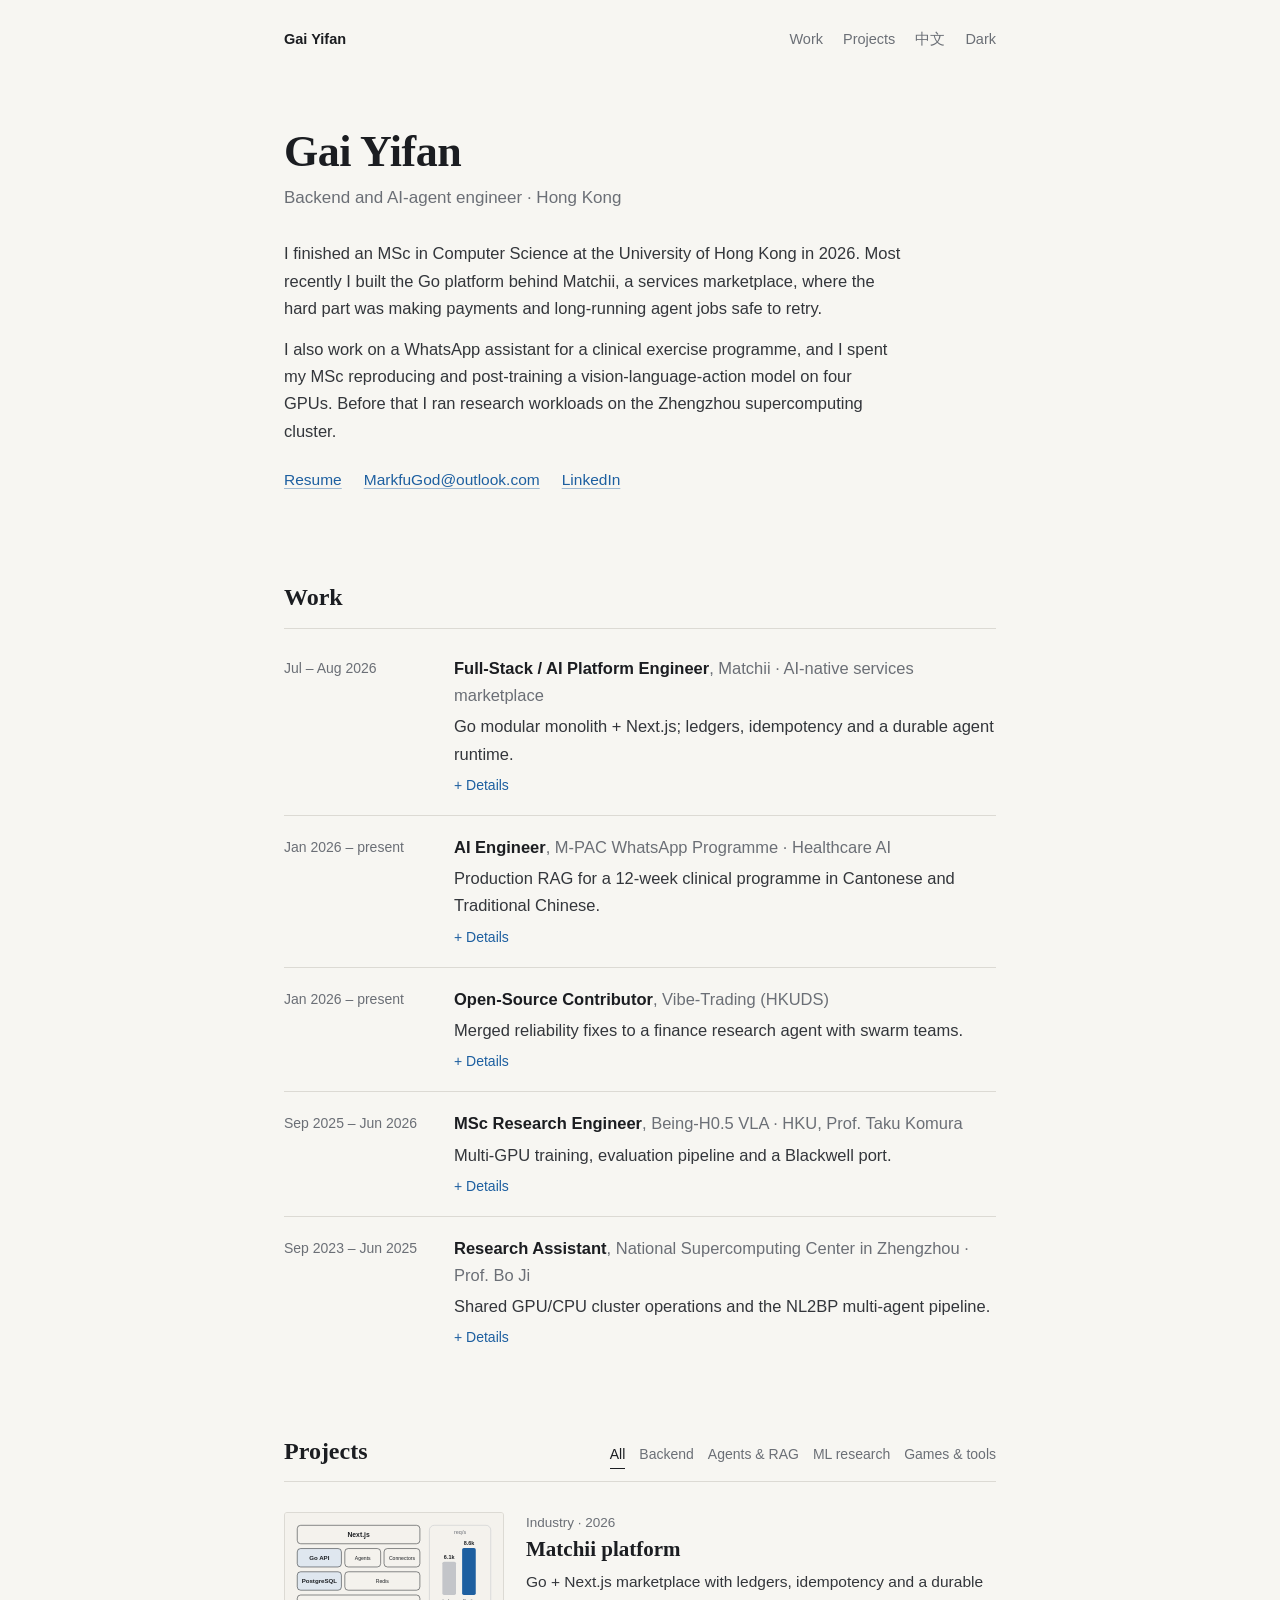
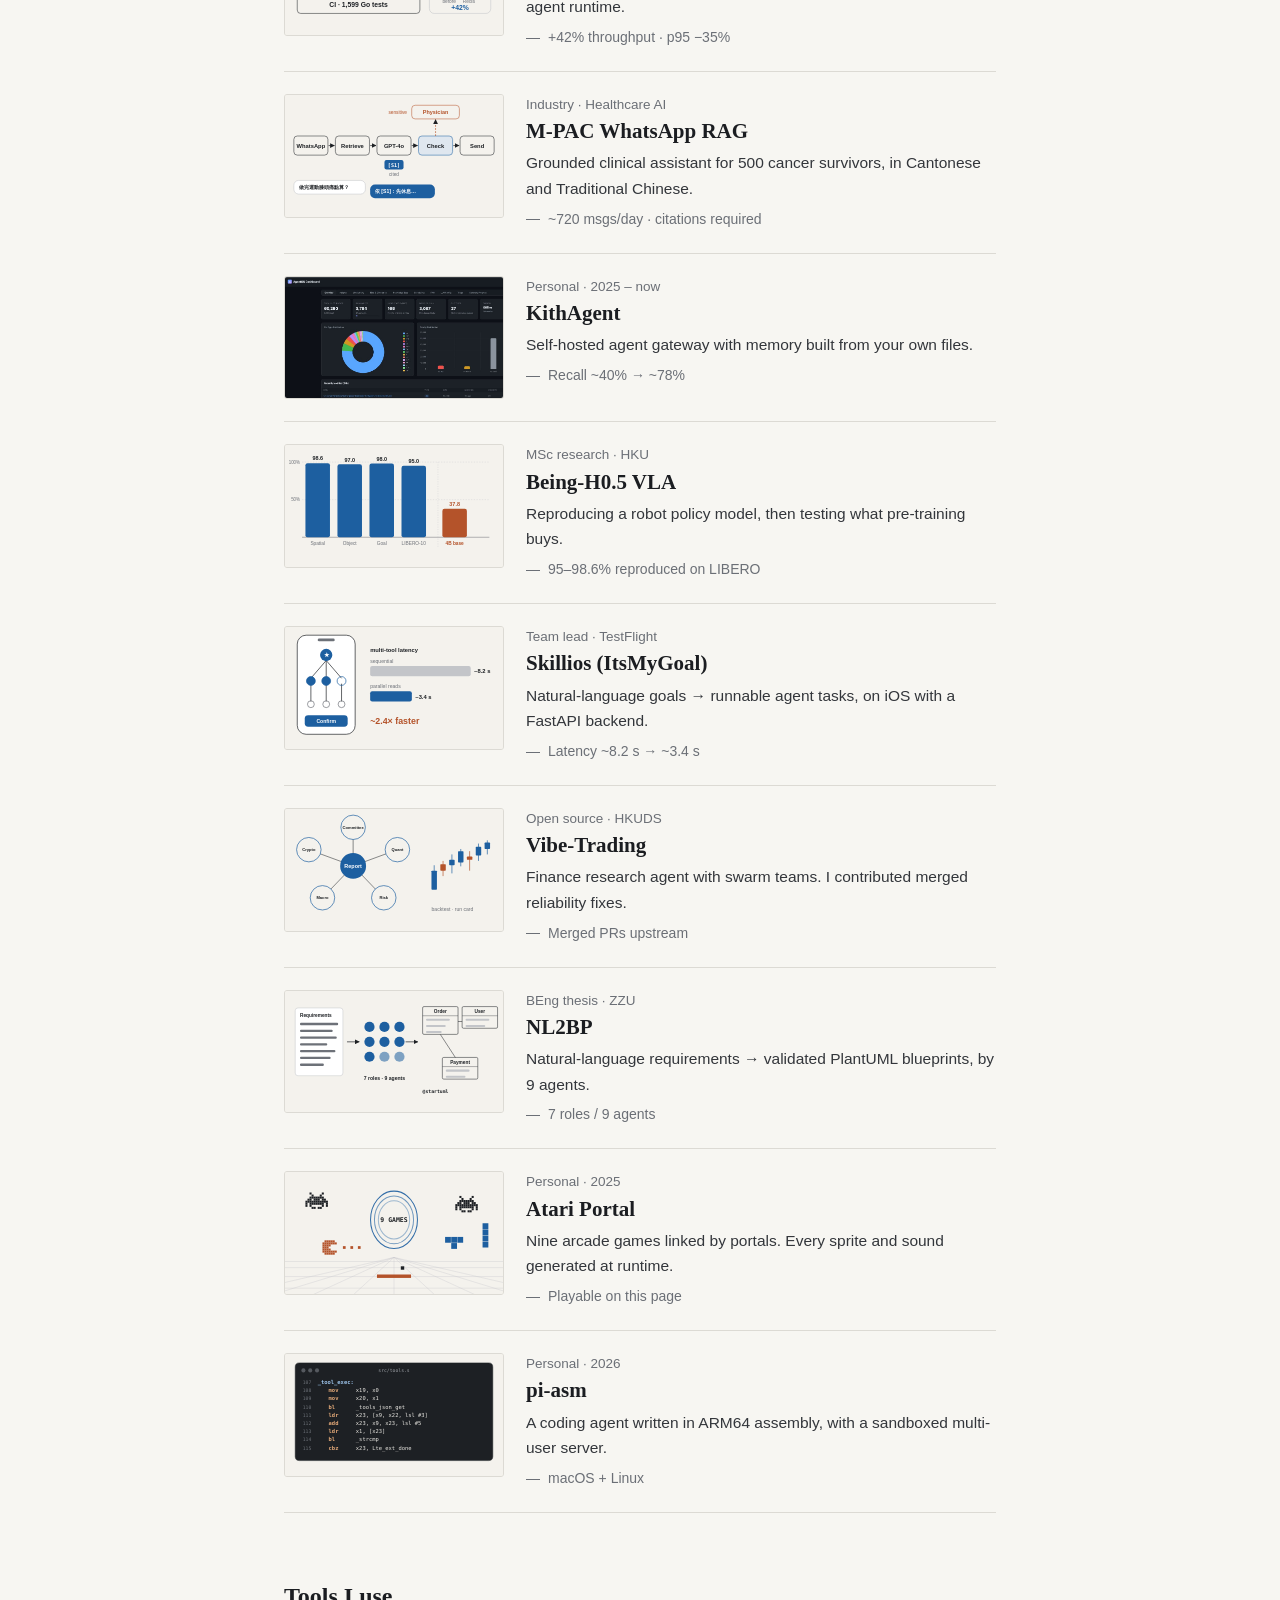
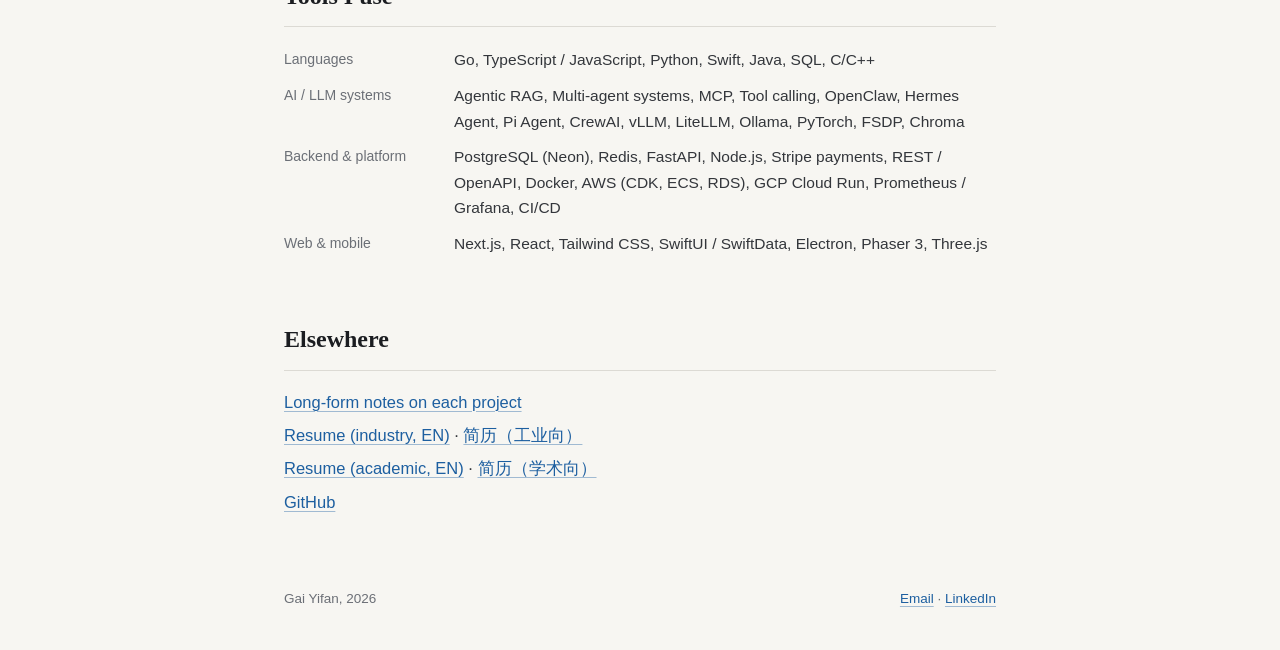
<file: index.html>
<!DOCTYPE html>
<html lang="en">
<head>
    <meta charset="UTF-8">
    <meta name="viewport" content="width=device-width, initial-scale=1.0">
    <title>Gai Yifan</title>
    <meta name="description" content="Gai Yifan, backend and AI-agent engineer in Hong Kong. Experience, projects and case studies.">
    <link rel="stylesheet" href="assets/site.css?v=20261125b">
    <script>
        try { var th = localStorage.getItem('theme'); if (th) document.documentElement.dataset.theme = th; } catch (e) {}
    </script>
</head>
<body>
    <header class="top wrap">
        <a class="name" href="#">Gai Yifan</a>
        <nav>
            <a href="#work" data-i18n="nav.work">Work</a>
            <a href="#projects" data-i18n="nav.projects">Projects</a>
            <button type="button" id="langBtn">中文</button>
            <button type="button" id="themeBtn" data-i18n="nav.dark">Dark</button>
        </nav>
    </header>

    <main class="wrap">
        <section class="intro">
            <h1>Gai Yifan</h1>
            <p class="role" data-i18n="hero.role">Backend and AI-agent engineer · Hong Kong</p>
            <p data-i18n="hero.p1">I finished an MSc in Computer Science at the University of Hong Kong in 2026. Most recently I built the Go platform behind Matchii, a services marketplace, where the hard part was making payments and long-running agent jobs safe to retry.</p>
            <p data-i18n="hero.p2">I also work on a WhatsApp assistant for a clinical exercise programme, and I spent my MSc reproducing and post-training a vision-language-action model on four GPUs. Before that I ran research workloads on the Zhengzhou supercomputing cluster.</p>
            <p class="links">
                <a id="resumeBtn" href="index_en_industrial.html" data-i18n="hero.resume">Resume</a>
                <a href="mailto:MarkfuGod@outlook.com">MarkfuGod@outlook.com</a>
                <a href="https://www.linkedin.com/in/gai-yifan/" target="_blank" rel="noopener">LinkedIn</a>
            </p>
        </section>

        <section id="work">
            <h2 data-i18n="sec.work">Work</h2>
            <ol class="work" id="timeline"></ol>
        </section>

        <section id="projects">
            <div class="sec-head">
                <h2 data-i18n="sec.projects">Projects</h2>
                <div class="filters" id="filters"></div>
            </div>
            <ul class="projects" id="grid"></ul>
        </section>

        <section id="skills">
            <h2 data-i18n="sec.skills">Tools I use</h2>
            <dl class="skills" id="skillList"></dl>
        </section>

        <section>
            <h2 data-i18n="sec.more">Elsewhere</h2>
            <ul class="more">
                <li><a href="profile.html" data-i18n="more.profile">Long-form notes on each project</a></li>
                <li><a href="index_en_industrial.html">Resume (industry, EN)</a> · <a href="index_zh_industrial.html">简历（工业向）</a></li>
                <li><a href="index_en.html">Resume (academic, EN)</a> · <a href="index_zh.html">简历（学术向）</a></li>
                <li><a href="https://github.com/MarkfuGod" target="_blank" rel="noopener">GitHub</a></li>
            </ul>
        </section>
    </main>

    <footer class="wrap foot">
        <span>Gai Yifan, 2026</span>
        <span><a href="mailto:MarkfuGod@outlook.com">Email</a> · <a href="https://www.linkedin.com/in/gai-yifan/" target="_blank" rel="noopener">LinkedIn</a></span>
    </footer>

    <dialog id="modal" aria-labelledby="mTitle">
        <div class="m-in">
            <button class="m-close" id="mClose" type="button" aria-label="Close">Close</button>
            <p class="m-meta" id="mMeta"></p>
            <h3 id="mTitle"></h3>
            <p class="m-sum" id="mSum"></p>
            <div class="m-viz" id="mViz"></div>
            <div class="m-cols" id="mBody"></div>
            <p class="m-tags" id="mTags"></p>
            <p class="m-links" id="mLinks"></p>
        </div>
    </dialog>

    <noscript><p class="wrap">The project list needs JavaScript. The <a href="index_en_industrial.html">resume</a> and <a href="profile.html">long-form notes</a> work without it.</p></noscript>
    <script src="assets/site.js?v=20261125b"></script>
</body>
</html>
</file>
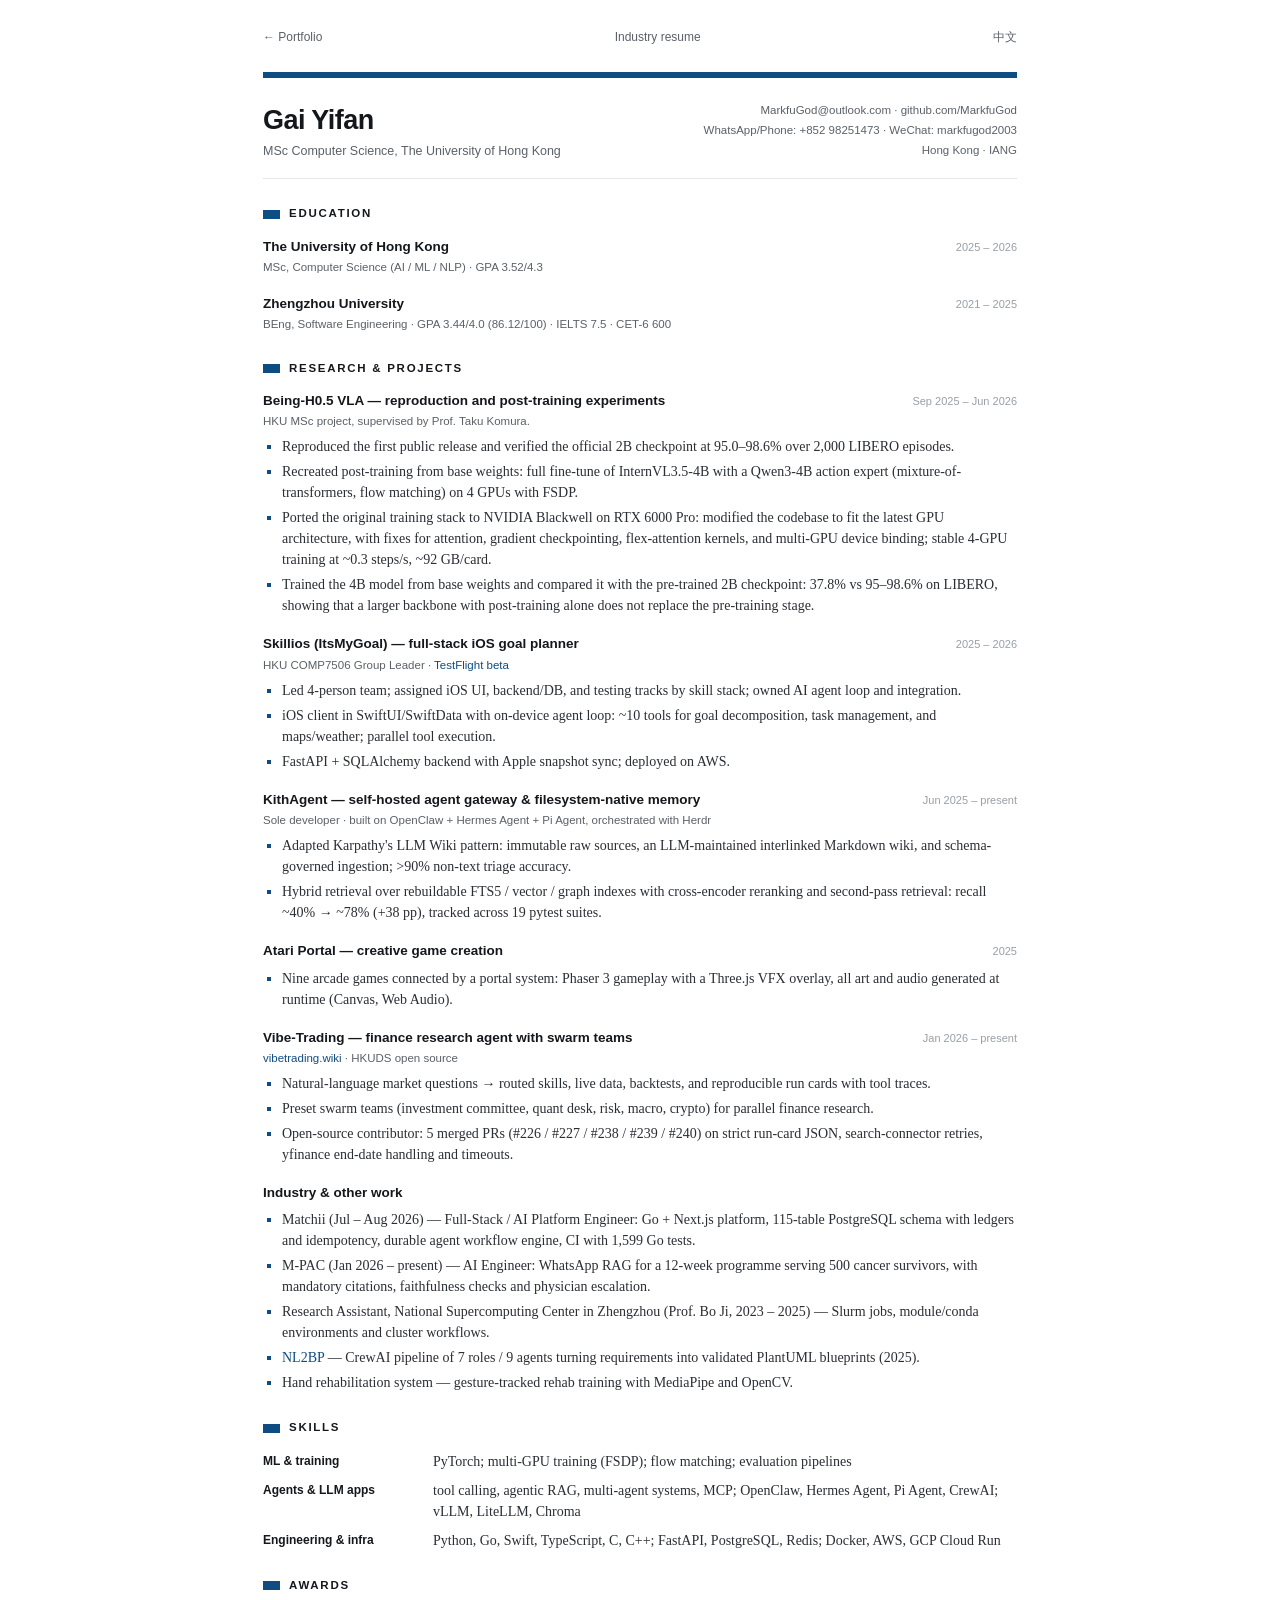
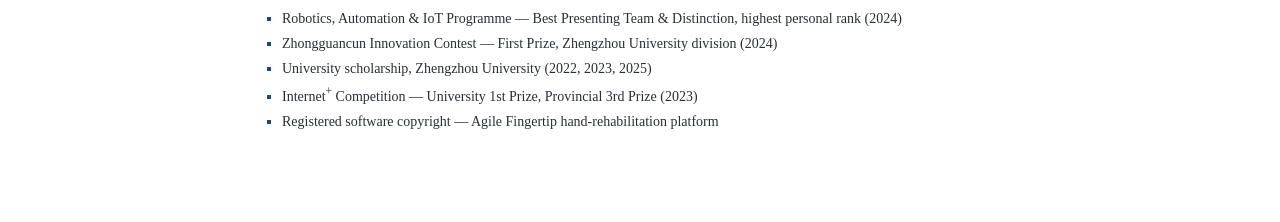
<file: index_en.html>
<!DOCTYPE html>
<html lang="en">
<head>
    <meta charset="UTF-8">
    <meta name="viewport" content="width=device-width, initial-scale=1.0">
    <title>Gai Yifan — Resume</title>
    <link rel="stylesheet" href="neurips.css">
</head>
<body class="resume">
    <nav class="nav">
        <a href="index.html">← Portfolio</a>
        <a href="index_en_industrial.html">Industry resume</a>
        <a href="index_zh.html">中文</a>
    </nav>

    <header class="masthead">
        <div>
            <h1>Gai Yifan</h1>
            <div class="tagline">MSc Computer Science, The University of Hong Kong</div>
        </div>
        <div class="contact">
            <a href="mailto:MarkfuGod@outlook.com">MarkfuGod@outlook.com</a> · github.com/MarkfuGod<br>
            WhatsApp/Phone: +852 98251473 · WeChat: markfugod2003<br>
            Hong Kong · IANG
        </div>
    </header>

    <section>
        <h2>Education</h2>
        <div class="item">
            <div class="head">
                <span class="title">The University of Hong Kong</span>
                <span class="date">2025 – 2026</span>
            </div>
            <div class="sub">MSc, Computer Science (AI / ML / NLP) · GPA 3.52/4.3</div>
        </div>
        <div class="item">
            <div class="head">
                <span class="title">Zhengzhou University</span>
                <span class="date">2021 – 2025</span>
            </div>
            <div class="sub">BEng, Software Engineering · GPA 3.44/4.0 (86.12/100) · IELTS 7.5 · CET-6 600</div>
        </div>
    </section>

    <section>
        <h2>Research &amp; Projects</h2>

        <div class="item">
            <div class="head">
                <span class="title">Being-H0.5 VLA — reproduction and post-training experiments</span>
                <span class="date">Sep 2025 – Jun 2026</span>
            </div>
            <div class="sub">HKU MSc project, supervised by Prof. Taku Komura.</div>
            <ul>
                <li>Reproduced the first public release and verified the official 2B checkpoint at 95.0–98.6% over 2,000 LIBERO episodes.</li>
                <li>Recreated post-training from base weights: full fine-tune of InternVL3.5-4B with a Qwen3-4B action expert (mixture-of-transformers, flow matching) on 4 GPUs with FSDP.</li>
                <li>Ported the original training stack to NVIDIA Blackwell on RTX 6000 Pro: modified the codebase to fit the latest GPU architecture, with fixes for attention, gradient checkpointing, flex-attention kernels, and multi-GPU device binding; stable 4-GPU training at ~0.3 steps/s, ~92 GB/card.</li>
                <li>Trained the 4B model from base weights and compared it with the pre-trained 2B checkpoint: 37.8% vs 95–98.6% on LIBERO, showing that a larger backbone with post-training alone does not replace the pre-training stage.</li>
            </ul>
        </div>

        <div class="item">
            <div class="head">
                <span class="title"><a href="https://github.com/MarkfuGod/skillios" target="_blank">Skillios (ItsMyGoal)</a> — full-stack iOS goal planner</span>
                <span class="date">2025 – 2026</span>
            </div>
            <div class="sub">HKU COMP7506 Group Leader · <a href="https://testflight.apple.com/join/FVfXajpn" target="_blank">TestFlight beta</a></div>
            <ul>
                <li>Led 4-person team; assigned iOS UI, backend/DB, and testing tracks by skill stack; owned AI agent loop and integration.</li>
                <li>iOS client in SwiftUI/SwiftData with on-device agent loop: ~10 tools for goal decomposition, task management, and maps/weather; parallel tool execution.</li>
                <li>FastAPI + SQLAlchemy backend with Apple snapshot sync; deployed on AWS.</li>
            </ul>
        </div>

        <div class="item">
            <div class="head">
                <span class="title"><a href="https://github.com/MarkfuGod/KithAgent" target="_blank">KithAgent</a> — self-hosted agent gateway &amp; filesystem-native memory</span>
                <span class="date">Jun 2025 – present</span>
            </div>
            <div class="sub">Sole developer · built on OpenClaw + Hermes Agent + Pi Agent, orchestrated with Herdr</div>
            <ul>
                <li>Adapted Karpathy's LLM Wiki pattern: immutable raw sources, an LLM-maintained interlinked Markdown wiki, and schema-governed ingestion; &gt;90% non-text triage accuracy.</li>
                <li>Hybrid retrieval over rebuildable FTS5 / vector / graph indexes with cross-encoder reranking and second-pass retrieval: recall ~40% → ~78% (+38 pp), tracked across 19 pytest suites.</li>
            </ul>
        </div>

        <div class="item">
            <div class="head">
                <span class="title"><a href="https://github.com/MarkfuGod/atari-portal" target="_blank">Atari Portal</a> — creative game creation</span>
                <span class="date">2025</span>
            </div>
            <ul>
                <li>Nine arcade games connected by a portal system: Phaser 3 gameplay with a Three.js VFX overlay, all art and audio generated at runtime (Canvas, Web Audio).</li>
            </ul>
        </div>

        <div class="item">
            <div class="head">
                <span class="title"><a href="Vibe-Trading-Project-Highlight_en.html">Vibe-Trading</a> — finance research agent with swarm teams</span>
                <span class="date">Jan 2026 – present</span>
            </div>
            <div class="sub"><a href="https://vibetrading.wiki/home/" target="_blank">vibetrading.wiki</a> · HKUDS open source</div>
            <ul>
                <li>Natural-language market questions → routed skills, live data, backtests, and reproducible run cards with tool traces.</li>
                <li>Preset swarm teams (investment committee, quant desk, risk, macro, crypto) for parallel finance research.</li>
                <li>Open-source contributor: 5 merged PRs (#226 / #227 / #238 / #239 / #240) on strict run-card JSON, search-connector retries, yfinance end-date handling and timeouts.</li>
            </ul>
        </div>

        <div class="item">
            <div class="head">
                <span class="title">Industry &amp; other work</span>
            </div>
            <ul>
                <li>Matchii (Jul – Aug 2026) — Full-Stack / AI Platform Engineer: Go + Next.js platform, 115-table PostgreSQL schema with ledgers and idempotency, durable agent workflow engine, CI with 1,599 Go tests.</li>
                <li>M-PAC (Jan 2026 – present) — AI Engineer: WhatsApp RAG for a 12-week programme serving 500 cancer survivors, with mandatory citations, faithfulness checks and physician escalation.</li>
                <li>Research Assistant, National Supercomputing Center in Zhengzhou (Prof. Bo Ji, 2023 – 2025) — Slurm jobs, module/conda environments and cluster workflows.</li>
                <li><a href="NL2BP-Project-Highlight_en.html">NL2BP</a> — CrewAI pipeline of 7 roles / 9 agents turning requirements into validated PlantUML blueprints (2025).</li>
                <li>Hand rehabilitation system — gesture-tracked rehab training with MediaPipe and OpenCV.</li>
            </ul>
        </div>
    </section>

    <section>
        <h2>Skills</h2>
        <div class="skill-grid">
            <span class="k">ML &amp; training</span>
            <span>PyTorch; multi-GPU training (FSDP); flow matching; evaluation pipelines</span>
            <span class="k">Agents &amp; LLM apps</span>
            <span>tool calling, agentic RAG, multi-agent systems, MCP; OpenClaw, Hermes Agent, Pi Agent, CrewAI; vLLM, LiteLLM, Chroma</span>
            <span class="k">Engineering &amp; infra</span>
            <span>Python, Go, Swift, TypeScript, C, C++; FastAPI, PostgreSQL, Redis; Docker, AWS, GCP Cloud Run</span>
        </div>
    </section>

    <section>
        <h2>Awards</h2>
        <ul>
            <li>Robotics, Automation &amp; IoT Programme — Best Presenting Team &amp; Distinction, highest personal rank (2024)</li>
            <li>Zhongguancun Innovation Contest — First Prize, Zhengzhou University division (2024)</li>
            <li>University scholarship, Zhengzhou University (2022, 2023, 2025)</li>
            <li>Internet<sup>+</sup> Competition — University 1st Prize, Provincial 3rd Prize (2023)</li>
            <li>Registered software copyright — Agile Fingertip hand-rehabilitation platform</li>
        </ul>
    </section>
</body>
</html>
</file>
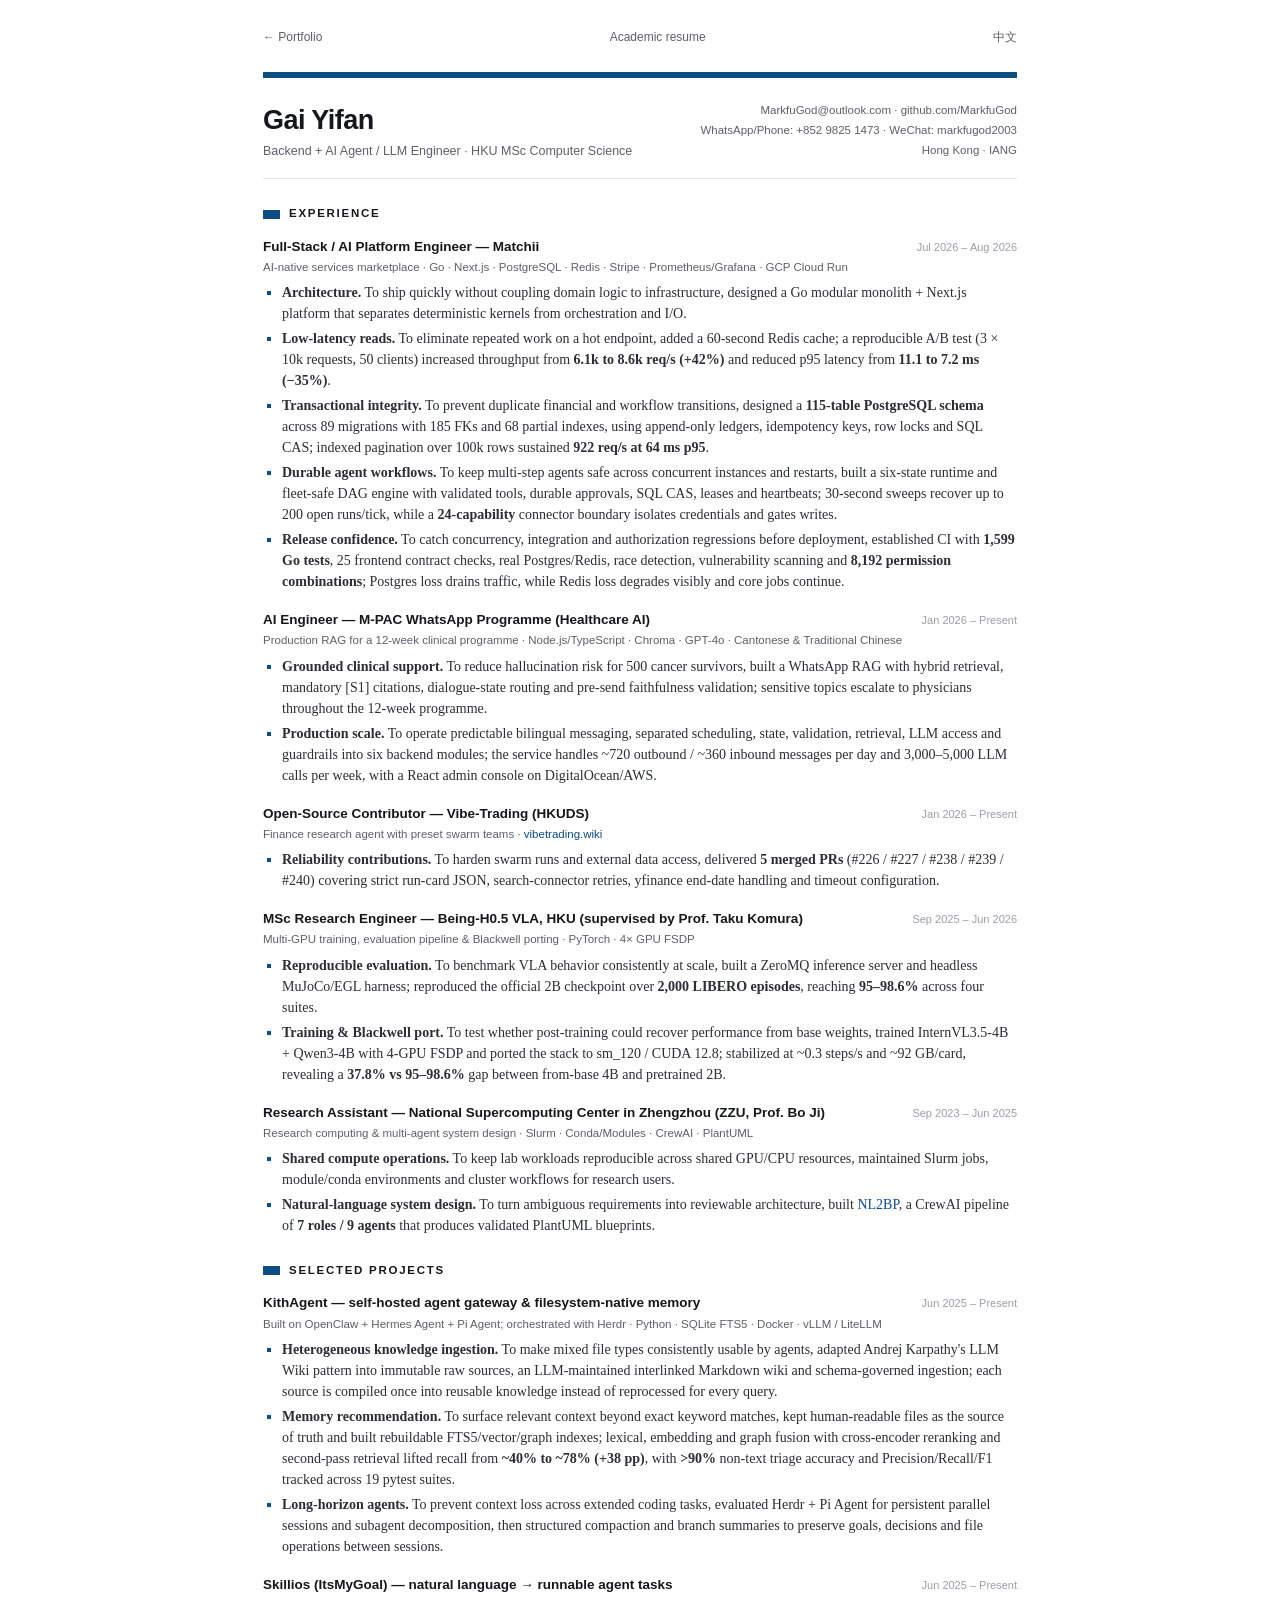
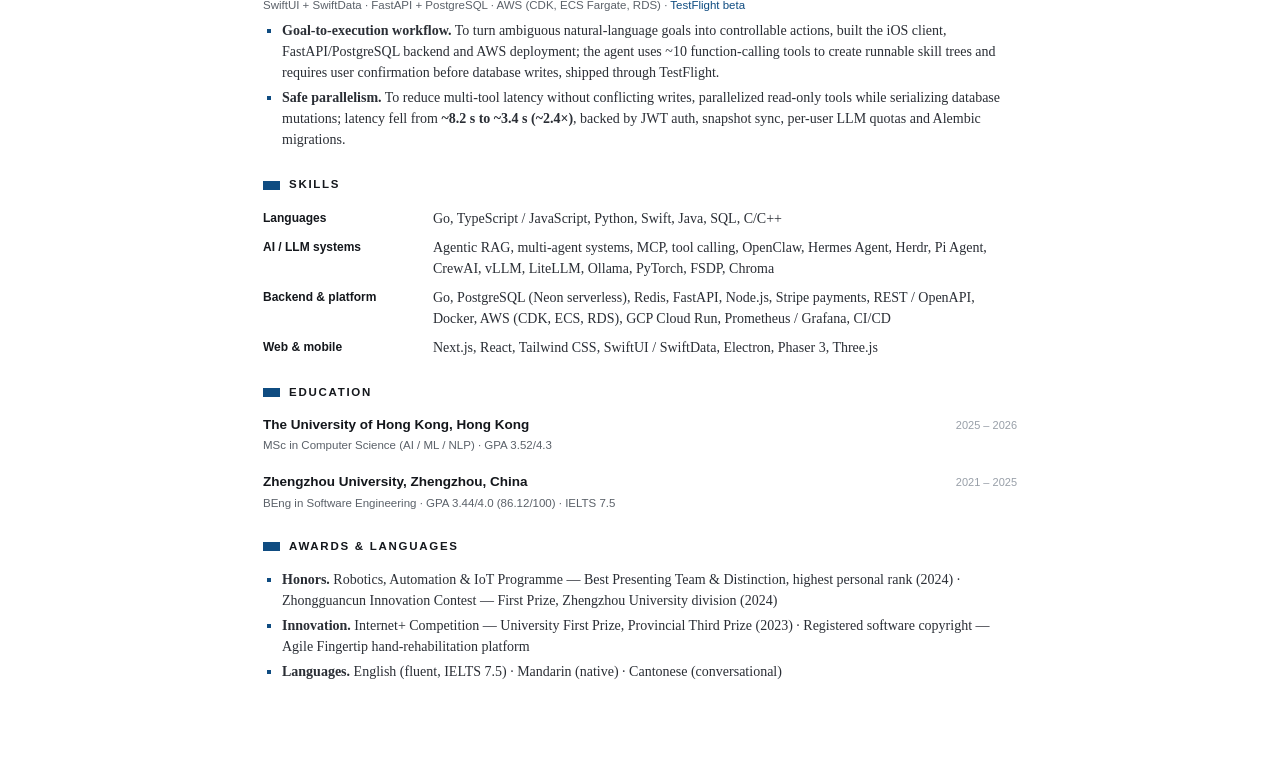
<file: index_en_industrial.html>
<!DOCTYPE html>
<html lang="en">
<head>
    <meta charset="UTF-8">
    <meta name="viewport" content="width=device-width, initial-scale=1.0">
    <title>Gai Yifan — Resume (Industry)</title>
    <link rel="stylesheet" href="neurips.css">
</head>
<body class="resume">
    <nav class="nav">
        <a href="index.html">← Portfolio</a>
        <a href="index_en.html">Academic resume</a>
        <a href="index_zh_industrial.html">中文</a>
    </nav>


<header class="masthead">
  <div>
    <h1>Gai Yifan</h1>
    <div class="tagline">Backend + AI Agent / LLM Engineer · HKU MSc Computer Science</div>
  </div>
  <div class="contact">
            <a href="mailto:MarkfuGod@outlook.com">MarkfuGod@outlook.com</a> · <a target="_blank" href="https://github.com/MarkfuGod">github.com/MarkfuGod</a><br>
            WhatsApp/Phone: <a target="_blank" href="https://wa.me/85298251473">+852 9825 1473</a> · WeChat: markfugod2003<br>
            Hong Kong · IANG
        </div>
    </header>

<section>
  <h2>Experience</h2>

  <div class="item">
    <div class="head">
      <span class="title">Full-Stack / AI Platform Engineer — Matchii</span>
      <span class="date">Jul 2026 – Aug 2026</span>
    </div>
    <div class="sub">AI-native services marketplace · Go · Next.js · PostgreSQL · Redis · Stripe · Prometheus/Grafana · GCP Cloud Run</div>
    <ul>
      <li><b>Architecture.</b> To ship quickly without coupling domain logic to infrastructure, designed a Go modular monolith + Next.js platform that separates deterministic kernels from orchestration and I/O.</li>
      <li><b>Low-latency reads.</b> To eliminate repeated work on a hot endpoint, added a 60-second Redis cache; a reproducible A/B test (3 × 10k requests, 50 clients) increased throughput from <b>6.1k to 8.6k req/s (+42%)</b> and reduced p95 latency from <b>11.1 to 7.2 ms (−35%)</b>.</li>
      <li><b>Transactional integrity.</b> To prevent duplicate financial and workflow transitions, designed a <b>115-table PostgreSQL schema</b> across 89 migrations with 185 FKs and 68 partial indexes, using append-only ledgers, idempotency keys, row locks and SQL CAS; indexed pagination over 100k rows sustained <b>922 req/s at 64 ms p95</b>.</li>
      <li><b>Durable agent workflows.</b> To keep multi-step agents safe across concurrent instances and restarts, built a six-state runtime and fleet-safe DAG engine with validated tools, durable approvals, SQL CAS, leases and heartbeats; 30-second sweeps recover up to 200 open runs/tick, while a <b>24-capability</b> connector boundary isolates credentials and gates writes.</li>
      <li><b>Release confidence.</b> To catch concurrency, integration and authorization regressions before deployment, established CI with <b>1,599 Go tests</b>, 25 frontend contract checks, real Postgres/Redis, race detection, vulnerability scanning and <b>8,192 permission combinations</b>; Postgres loss drains traffic, while Redis loss degrades visibly and core jobs continue.</li>
    </ul>
  </div>

  <div class="item">
    <div class="head">
      <span class="title">AI Engineer — M-PAC WhatsApp Programme (Healthcare AI)</span>
      <span class="date">Jan 2026 – Present</span>
    </div>
    <div class="sub">Production RAG for a 12-week clinical programme · Node.js/TypeScript · Chroma · GPT-4o · Cantonese &amp; Traditional Chinese</div>
    <ul>
      <li><b>Grounded clinical support.</b> To reduce hallucination risk for 500 cancer survivors, built a WhatsApp RAG with hybrid retrieval, mandatory [S1] citations, dialogue-state routing and pre-send faithfulness validation; sensitive topics escalate to physicians throughout the 12-week programme.</li>
      <li><b>Production scale.</b> To operate predictable bilingual messaging, separated scheduling, state, validation, retrieval, LLM access and guardrails into six backend modules; the service handles ~720 outbound / ~360 inbound messages per day and 3,000–5,000 LLM calls per week, with a React admin console on DigitalOcean/AWS.</li>
    </ul>
  </div>

  <div class="item">
    <div class="head">
      <span class="title">Open-Source Contributor — <a href="Vibe-Trading-Project-Highlight_en.html">Vibe-Trading</a> (HKUDS)</span>
      <span class="date">Jan 2026 – Present</span>
    </div>
    <div class="sub">Finance research agent with preset swarm teams · <a target="_blank" href="https://vibetrading.wiki">vibetrading.wiki</a></div>
    <ul>
      <li><b>Reliability contributions.</b> To harden swarm runs and external data access, delivered <b>5 merged PRs</b> (#226 / #227 / #238 / #239 / #240) covering strict run-card JSON, search-connector retries, yfinance end-date handling and timeout configuration.</li>
    </ul>
  </div>

  <div class="item">
    <div class="head">
      <span class="title">MSc Research Engineer — Being-H0.5 VLA, HKU (supervised by Prof. Taku Komura)</span>
      <span class="date">Sep 2025 – Jun 2026</span>
    </div>
    <div class="sub">Multi-GPU training, evaluation pipeline &amp; Blackwell porting · PyTorch · 4× GPU FSDP</div>
    <ul>
      <li><b>Reproducible evaluation.</b> To benchmark VLA behavior consistently at scale, built a ZeroMQ inference server and headless MuJoCo/EGL harness; reproduced the official 2B checkpoint over <b>2,000 LIBERO episodes</b>, reaching <b>95–98.6%</b> across four suites.</li>
      <li><b>Training &amp; Blackwell port.</b> To test whether post-training could recover performance from base weights, trained InternVL3.5-4B + Qwen3-4B with 4-GPU FSDP and ported the stack to sm_120 / CUDA 12.8; stabilized at ~0.3 steps/s and ~92 GB/card, revealing a <b>37.8% vs 95–98.6%</b> gap between from-base 4B and pretrained 2B.</li>
    </ul>
  </div>

  <div class="item">
    <div class="head">
      <span class="title">Research Assistant — National Supercomputing Center in Zhengzhou (ZZU, Prof. Bo Ji)</span>
      <span class="date">Sep 2023 – Jun 2025</span>
    </div>
    <div class="sub">Research computing &amp; multi-agent system design · Slurm · Conda/Modules · CrewAI · PlantUML</div>
    <ul>
      <li><b>Shared compute operations.</b> To keep lab workloads reproducible across shared GPU/CPU resources, maintained Slurm jobs, module/conda environments and cluster workflows for research users.</li>
      <li><b>Natural-language system design.</b> To turn ambiguous requirements into reviewable architecture, built <a target="_blank" href="https://github.com/MarkfuGod/NL2BP-Natural-Language-to-UML-Blueprints">NL2BP</a>, a CrewAI pipeline of <b>7 roles / 9 agents</b> that produces validated PlantUML blueprints.</li>
    </ul>
  </div>
</section>

<section>
  <h2>Selected Projects</h2>

  <div class="item">
    <div class="head">
      <span class="title"><a href="https://github.com/MarkfuGod/KithAgent" target="_blank">KithAgent</a> — self-hosted agent gateway &amp; filesystem-native memory</span>
      <span class="date">Jun 2025 – Present</span>
    </div>
    <div class="sub">Built on OpenClaw + Hermes Agent + Pi Agent; orchestrated with Herdr · Python · SQLite FTS5 · Docker · vLLM / LiteLLM</div>
    <ul>
      <li><b>Heterogeneous knowledge ingestion.</b> To make mixed file types consistently usable by agents, adapted Andrej Karpathy's LLM Wiki pattern into immutable raw sources, an LLM-maintained interlinked Markdown wiki and schema-governed ingestion; each source is compiled once into reusable knowledge instead of reprocessed for every query.</li>
      <li><b>Memory recommendation.</b> To surface relevant context beyond exact keyword matches, kept human-readable files as the source of truth and built rebuildable FTS5/vector/graph indexes; lexical, embedding and graph fusion with cross-encoder reranking and second-pass retrieval lifted recall from <b>~40% to ~78% (+38 pp)</b>, with <b>&gt;90%</b> non-text triage accuracy and Precision/Recall/F1 tracked across 19 pytest suites.</li>
      <li><b>Long-horizon agents.</b> To prevent context loss across extended coding tasks, evaluated Herdr + Pi Agent for persistent parallel sessions and subagent decomposition, then structured compaction and branch summaries to preserve goals, decisions and file operations between sessions.</li>
    </ul>
  </div>

  <div class="item">
    <div class="head">
      <span class="title"><a href="https://github.com/MarkfuGod/skillios" target="_blank">Skillios (ItsMyGoal)</a> — natural language → runnable agent tasks</span>
      <span class="date">Jun 2025 – Present</span>
    </div>
    <div class="sub">SwiftUI + SwiftData · FastAPI + PostgreSQL · AWS (CDK, ECS Fargate, RDS) · <a href="https://testflight.apple.com/join/FVfXajpn" target="_blank">TestFlight beta</a></div>
    <ul>
      <li><b>Goal-to-execution workflow.</b> To turn ambiguous natural-language goals into controllable actions, built the iOS client, FastAPI/PostgreSQL backend and AWS deployment; the agent uses ~10 function-calling tools to create runnable skill trees and requires user confirmation before database writes, shipped through TestFlight.</li>
      <li><b>Safe parallelism.</b> To reduce multi-tool latency without conflicting writes, parallelized read-only tools while serializing database mutations; latency fell from <b>~8.2 s to ~3.4 s (~2.4×)</b>, backed by JWT auth, snapshot sync, per-user LLM quotas and Alembic migrations.</li>
    </ul>
  </div>

</section>

<section>
  <h2>Skills</h2>
  <div class="skill-grid">
    <span class="k">Languages</span><span>Go, TypeScript / JavaScript, Python, Swift, Java, SQL, C/C++</span>
    <span class="k">AI / LLM systems</span><span>Agentic RAG, multi-agent systems, MCP, tool calling, OpenClaw, Hermes Agent, Herdr, Pi Agent, CrewAI, vLLM, LiteLLM, Ollama, PyTorch, FSDP, Chroma</span>
    <span class="k">Backend &amp; platform</span><span>Go, PostgreSQL (Neon serverless), Redis, FastAPI, Node.js, Stripe payments, REST / OpenAPI, Docker, AWS (CDK, ECS, RDS), GCP Cloud Run, Prometheus / Grafana, CI/CD</span>
    <span class="k">Web &amp; mobile</span><span>Next.js, React, Tailwind CSS, SwiftUI / SwiftData, Electron, Phaser 3, Three.js</span>
  </div>
</section>

<section>
  <h2>Education</h2>
  <div class="item">
    <div class="head">
      <span class="title">The University of Hong Kong, Hong Kong</span>
      <span class="date">2025 – 2026</span>
    </div>
    <div class="sub">MSc in Computer Science (AI / ML / NLP) · GPA 3.52/4.3</div>
  </div>
  <div class="item">
    <div class="head">
      <span class="title">Zhengzhou University, Zhengzhou, China</span>
      <span class="date">2021 – 2025</span>
    </div>
    <div class="sub">BEng in Software Engineering · GPA 3.44/4.0 (86.12/100) · IELTS 7.5</div>
  </div>
</section>

<section>
  <h2>Awards &amp; Languages</h2>
  <ul>
    <li><b>Honors.</b> Robotics, Automation &amp; IoT Programme — Best Presenting Team &amp; Distinction, highest personal rank (2024) · Zhongguancun Innovation Contest — First Prize, Zhengzhou University division (2024)</li>
    <li><b>Innovation.</b> Internet+ Competition — University First Prize, Provincial Third Prize (2023) · Registered software copyright — Agile Fingertip hand-rehabilitation platform</li>
    <li><b>Languages.</b> English (fluent, IELTS 7.5) · Mandarin (native) · Cantonese (conversational)</li>
  </ul>
</section>
</body>
</html>
</file>
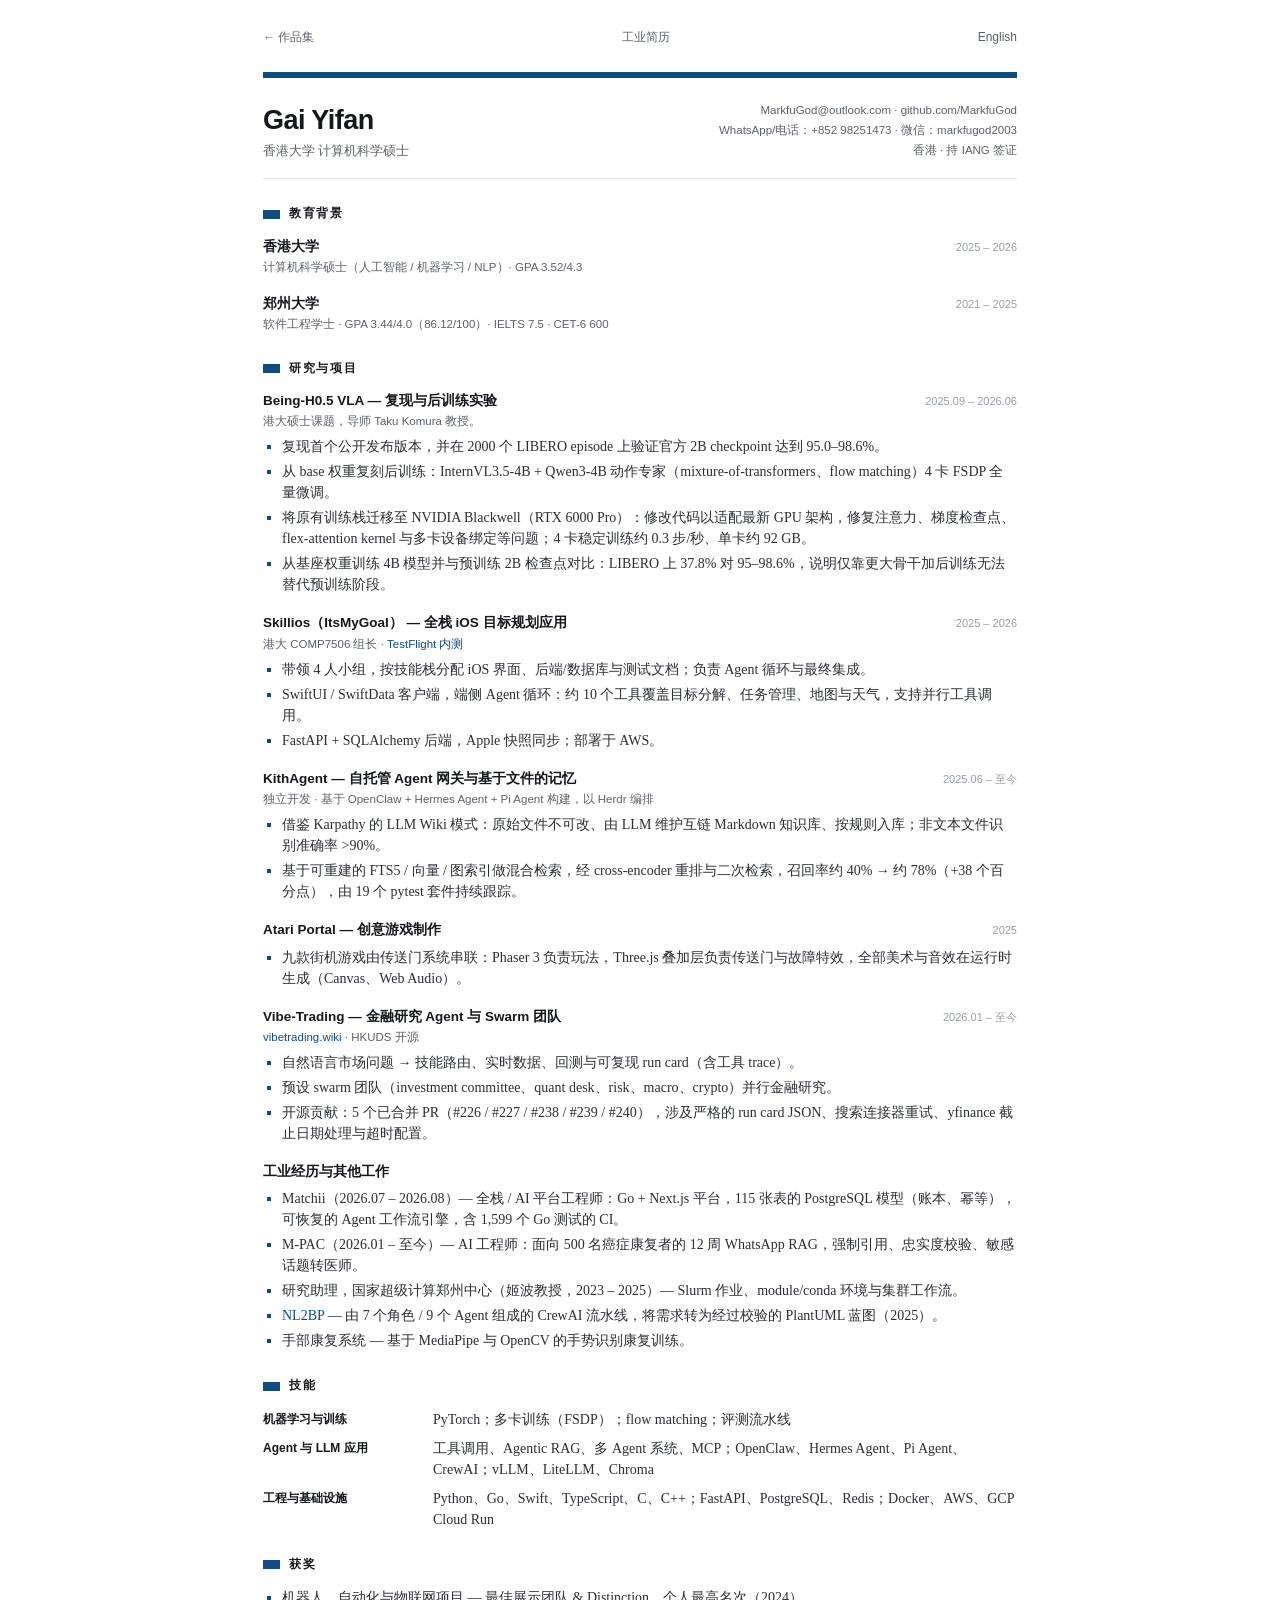
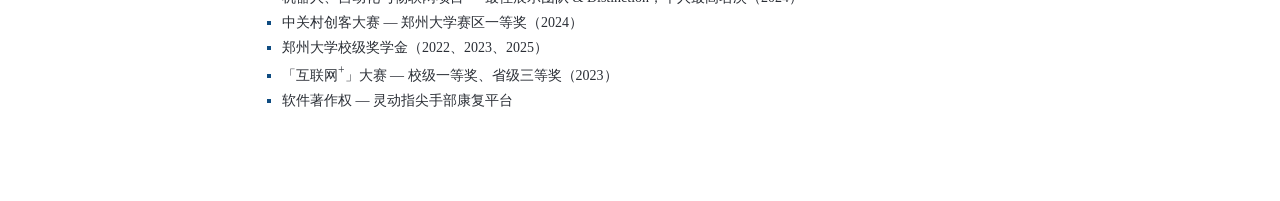
<file: index_zh.html>
<!DOCTYPE html>
<html lang="zh-CN">
<head>
    <meta charset="UTF-8">
    <meta name="viewport" content="width=device-width, initial-scale=1.0">
    <title>Gai Yifan — 简历</title>
    <link rel="stylesheet" href="neurips.css">
</head>
<body class="resume">
    <nav class="nav">
        <a href="index.html">← 作品集</a>
        <a href="index_zh_industrial.html">工业简历</a>
        <a href="index_en.html">English</a>
    </nav>

    <header class="masthead">
        <div>
            <h1>Gai Yifan</h1>
            <div class="tagline">香港大学 计算机科学硕士</div>
        </div>
        <div class="contact">
            <a href="mailto:MarkfuGod@outlook.com">MarkfuGod@outlook.com</a> · github.com/MarkfuGod<br>
            WhatsApp/电话：+852 98251473 · 微信：markfugod2003<br>
            香港 · 持 IANG 签证
        </div>
    </header>

    <section>
        <h2>教育背景</h2>
        <div class="item">
            <div class="head">
                <span class="title">香港大学</span>
                <span class="date">2025 – 2026</span>
            </div>
            <div class="sub">计算机科学硕士（人工智能 / 机器学习 / NLP）· GPA 3.52/4.3</div>
        </div>
        <div class="item">
            <div class="head">
                <span class="title">郑州大学</span>
                <span class="date">2021 – 2025</span>
            </div>
            <div class="sub">软件工程学士 · GPA 3.44/4.0（86.12/100）· IELTS 7.5 · CET-6 600</div>
        </div>
    </section>

    <section>
        <h2>研究与项目</h2>

        <div class="item">
            <div class="head">
                <span class="title">Being-H0.5 VLA — 复现与后训练实验</span>
                <span class="date">2025.09 – 2026.06</span>
            </div>
            <div class="sub">港大硕士课题，导师 Taku Komura 教授。</div>
            <ul>
                <li>复现首个公开发布版本，并在 2000 个 LIBERO episode 上验证官方 2B checkpoint 达到 95.0–98.6%。</li>
                <li>从 base 权重复刻后训练：InternVL3.5-4B + Qwen3-4B 动作专家（mixture-of-transformers、flow matching）4 卡 FSDP 全量微调。</li>
                <li>将原有训练栈迁移至 NVIDIA Blackwell（RTX 6000 Pro）：修改代码以适配最新 GPU 架构，修复注意力、梯度检查点、flex-attention kernel 与多卡设备绑定等问题；4 卡稳定训练约 0.3 步/秒、单卡约 92 GB。</li>
                <li>从基座权重训练 4B 模型并与预训练 2B 检查点对比：LIBERO 上 37.8% 对 95–98.6%，说明仅靠更大骨干加后训练无法替代预训练阶段。</li>
            </ul>
        </div>

        <div class="item">
            <div class="head">
                <span class="title"><a href="https://github.com/MarkfuGod/skillios" target="_blank">Skillios（ItsMyGoal）</a> — 全栈 iOS 目标规划应用</span>
                <span class="date">2025 – 2026</span>
            </div>
            <div class="sub">港大 COMP7506 组长 · <a href="https://testflight.apple.com/join/FVfXajpn" target="_blank">TestFlight 内测</a></div>
            <ul>
                <li>带领 4 人小组，按技能栈分配 iOS 界面、后端/数据库与测试文档；负责 Agent 循环与最终集成。</li>
                <li>SwiftUI / SwiftData 客户端，端侧 Agent 循环：约 10 个工具覆盖目标分解、任务管理、地图与天气，支持并行工具调用。</li>
                <li>FastAPI + SQLAlchemy 后端，Apple 快照同步；部署于 AWS。</li>
            </ul>
        </div>

        <div class="item">
            <div class="head">
                <span class="title"><a href="https://github.com/MarkfuGod/KithAgent" target="_blank">KithAgent</a> — 自托管 Agent 网关与基于文件的记忆</span>
                <span class="date">2025.06 – 至今</span>
            </div>
            <div class="sub">独立开发 · 基于 OpenClaw + Hermes Agent + Pi Agent 构建，以 Herdr 编排</div>
            <ul>
                <li>借鉴 Karpathy 的 LLM Wiki 模式：原始文件不可改、由 LLM 维护互链 Markdown 知识库、按规则入库；非文本文件识别准确率 &gt;90%。</li>
                <li>基于可重建的 FTS5 / 向量 / 图索引做混合检索，经 cross-encoder 重排与二次检索，召回率约 40% → 约 78%（+38 个百分点），由 19 个 pytest 套件持续跟踪。</li>
            </ul>
        </div>

        <div class="item">
            <div class="head">
                <span class="title"><a href="https://github.com/MarkfuGod/atari-portal" target="_blank">Atari Portal</a> — 创意游戏制作</span>
                <span class="date">2025</span>
            </div>
            <ul>
                <li>九款街机游戏由传送门系统串联：Phaser 3 负责玩法，Three.js 叠加层负责传送门与故障特效，全部美术与音效在运行时生成（Canvas、Web Audio）。</li>
            </ul>
        </div>

        <div class="item">
            <div class="head">
                <span class="title"><a href="Vibe-Trading-Project-Highlight_zh.html">Vibe-Trading</a> — 金融研究 Agent 与 Swarm 团队</span>
                <span class="date">2026.01 – 至今</span>
            </div>
            <div class="sub"><a href="https://vibetrading.wiki/home/" target="_blank">vibetrading.wiki</a> · HKUDS 开源</div>
            <ul>
                <li>自然语言市场问题 → 技能路由、实时数据、回测与可复现 run card（含工具 trace）。</li>
                <li>预设 swarm 团队（investment committee、quant desk、risk、macro、crypto）并行金融研究。</li>
                <li>开源贡献：5 个已合并 PR（#226 / #227 / #238 / #239 / #240），涉及严格的 run card JSON、搜索连接器重试、yfinance 截止日期处理与超时配置。</li>
            </ul>
        </div>

        <div class="item">
            <div class="head">
                <span class="title">工业经历与其他工作</span>
            </div>
            <ul>
                <li>Matchii（2026.07 – 2026.08）— 全栈 / AI 平台工程师：Go + Next.js 平台，115 张表的 PostgreSQL 模型（账本、幂等），可恢复的 Agent 工作流引擎，含 1,599 个 Go 测试的 CI。</li>
                <li>M-PAC（2026.01 – 至今）— AI 工程师：面向 500 名癌症康复者的 12 周 WhatsApp RAG，强制引用、忠实度校验、敏感话题转医师。</li>
                <li>研究助理，国家超级计算郑州中心（姬波教授，2023 – 2025）— Slurm 作业、module/conda 环境与集群工作流。</li>
                <li><a href="NL2BP-Project-Highlight_zh.html">NL2BP</a> — 由 7 个角色 / 9 个 Agent 组成的 CrewAI 流水线，将需求转为经过校验的 PlantUML 蓝图（2025）。</li>
                <li>手部康复系统 — 基于 MediaPipe 与 OpenCV 的手势识别康复训练。</li>
            </ul>
        </div>
    </section>

    <section>
        <h2>技能</h2>
        <div class="skill-grid">
            <span class="k">机器学习与训练</span>
            <span>PyTorch；多卡训练（FSDP）；flow matching；评测流水线</span>
            <span class="k">Agent 与 LLM 应用</span>
            <span>工具调用、Agentic RAG、多 Agent 系统、MCP；OpenClaw、Hermes Agent、Pi Agent、CrewAI；vLLM、LiteLLM、Chroma</span>
            <span class="k">工程与基础设施</span>
            <span>Python、Go、Swift、TypeScript、C、C++；FastAPI、PostgreSQL、Redis；Docker、AWS、GCP Cloud Run</span>
        </div>
    </section>

    <section>
        <h2>获奖</h2>
        <ul>
            <li>机器人、自动化与物联网项目 — 最佳展示团队 &amp; Distinction，个人最高名次（2024）</li>
<li>中关村创客大赛 — 郑州大学赛区一等奖（2024）</li>
            <li>郑州大学校级奖学金（2022、2023、2025）</li>
            <li>「互联网<sup>+</sup>」大赛 — 校级一等奖、省级三等奖（2023）</li>
            <li>软件著作权 — 灵动指尖手部康复平台</li>
        </ul>
    </section>
</body>
</html>
</file>
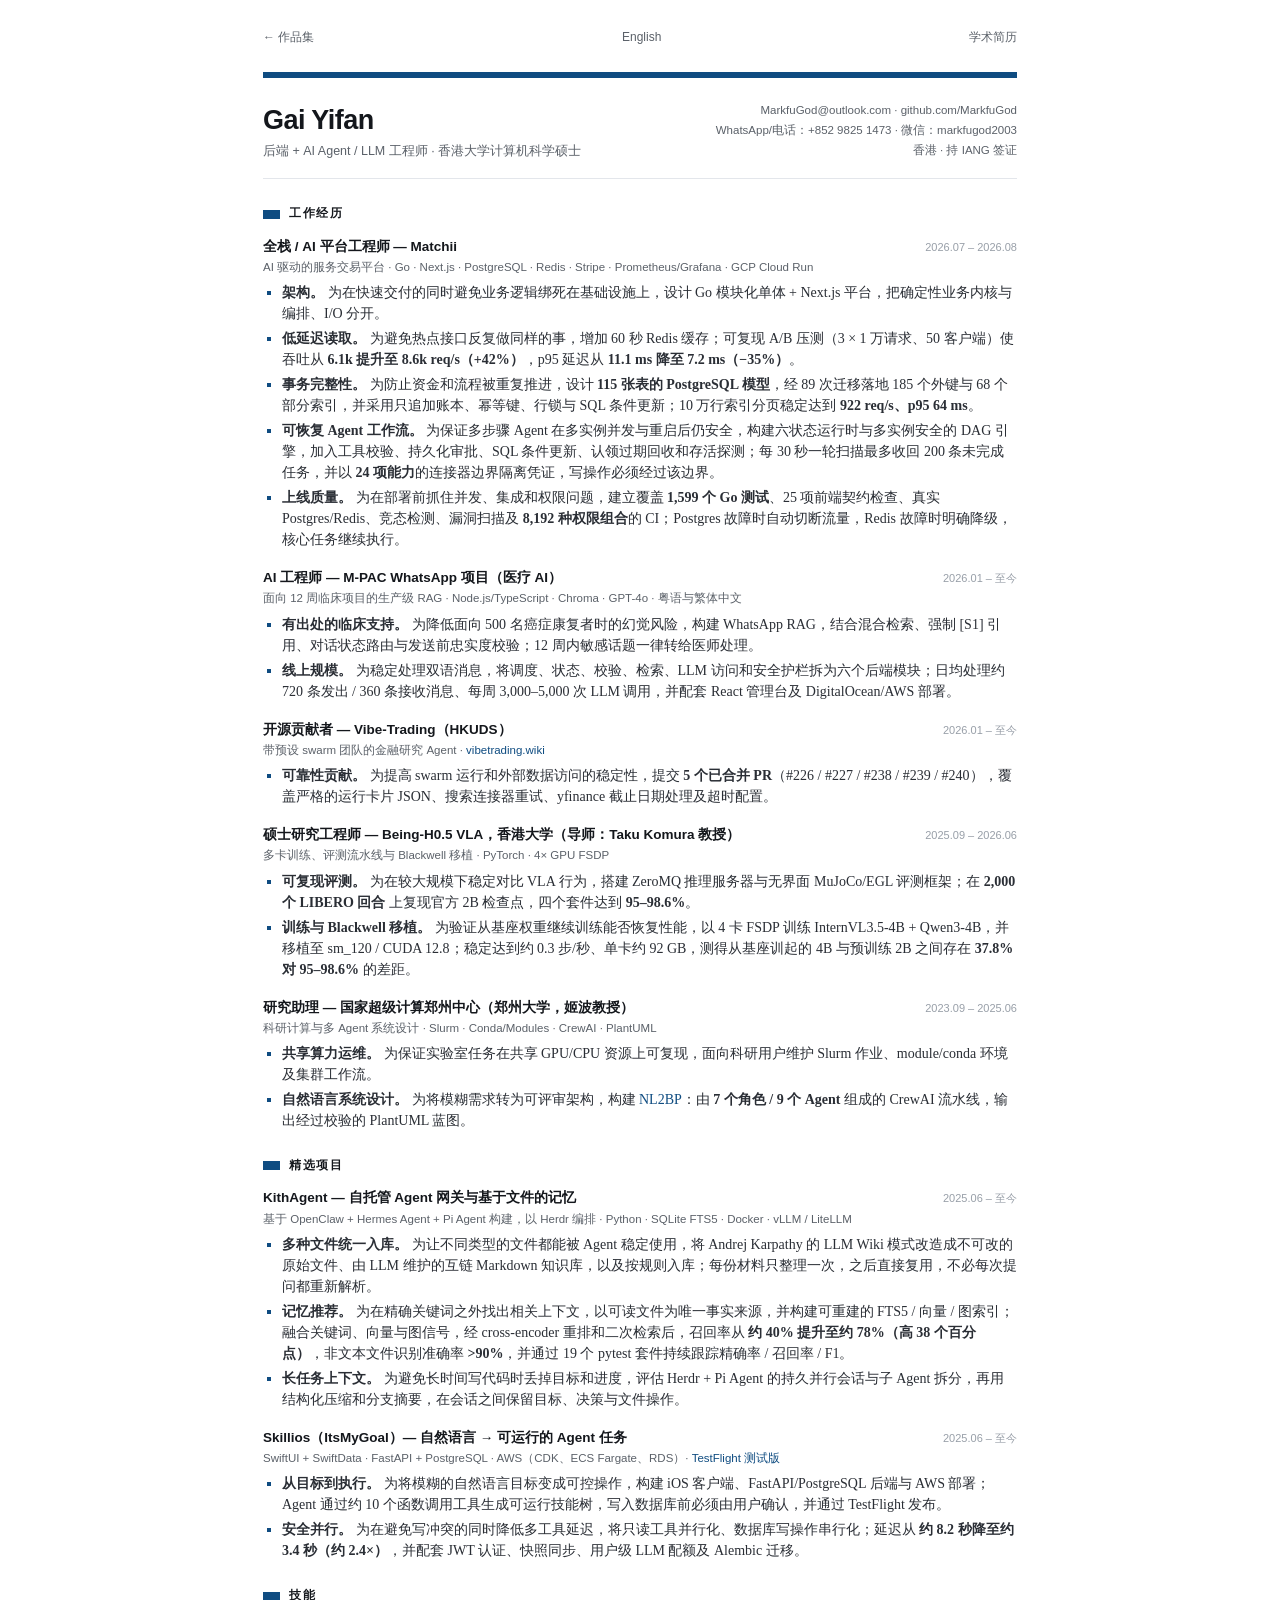
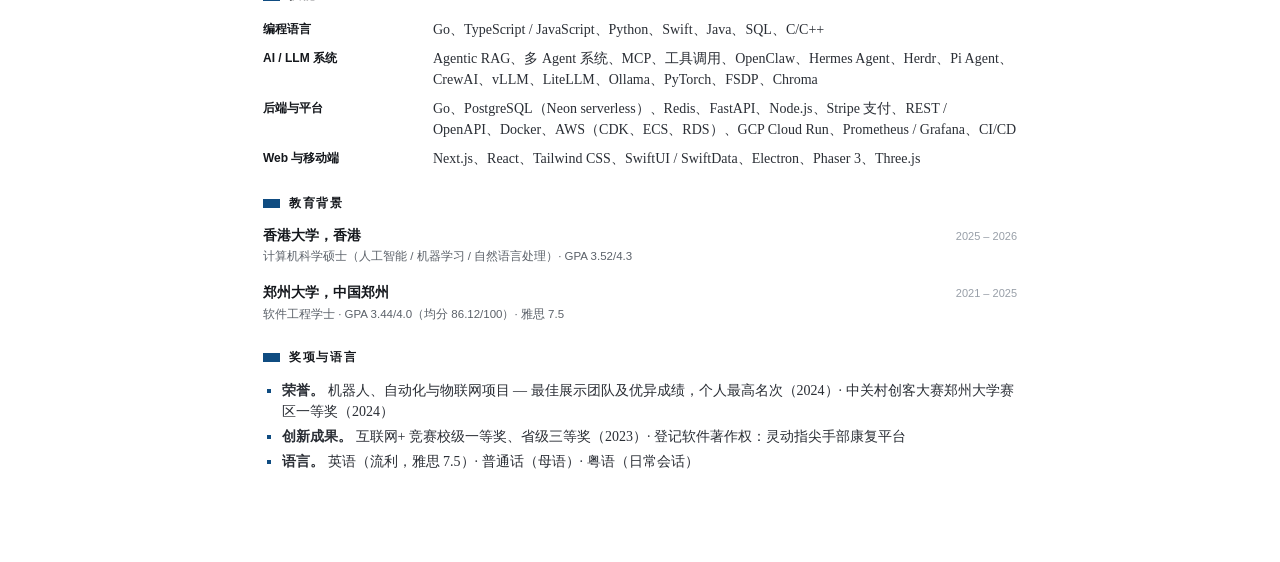
<file: index_zh_industrial.html>
<!DOCTYPE html>
<html lang="zh-CN">
<head>
    <meta charset="UTF-8">
    <meta name="viewport" content="width=device-width, initial-scale=1.0">
    <title>Gai Yifan — 简历（工业向）</title>
    <link rel="stylesheet" href="neurips.css">
</head>
<body class="resume">
    <nav class="nav">
        <a href="index.html">← 作品集</a>
        <a href="index_en_industrial.html">English</a>
        <a href="index_zh.html">学术简历</a>
    </nav>


<header class="masthead">
  <div>
    <h1>Gai Yifan</h1>
    <div class="tagline">后端 + AI Agent / LLM 工程师 · 香港大学计算机科学硕士</div>
  </div>
  <div class="contact">
            <a href="mailto:MarkfuGod@outlook.com">MarkfuGod@outlook.com</a> · <a target="_blank" href="https://github.com/MarkfuGod">github.com/MarkfuGod</a><br>
            WhatsApp/电话：<a target="_blank" href="https://wa.me/85298251473">+852 9825 1473</a> · 微信：markfugod2003<br>
            香港 · 持 IANG 签证
        </div>
    </header>

<section>
  <h2>工作经历</h2>

  <div class="item">
    <div class="head">
      <span class="title">全栈 / AI 平台工程师 — Matchii</span>
      <span class="date">2026.07 – 2026.08</span>
    </div>
    <div class="sub">AI 驱动的服务交易平台 · Go · Next.js · PostgreSQL · Redis · Stripe · Prometheus/Grafana · GCP Cloud Run</div>
    <ul>
      <li><b>架构。</b> 为在快速交付的同时避免业务逻辑绑死在基础设施上，设计 Go 模块化单体 + Next.js 平台，把确定性业务内核与编排、I/O 分开。</li>
      <li><b>低延迟读取。</b> 为避免热点接口反复做同样的事，增加 60 秒 Redis 缓存；可复现 A/B 压测（3 × 1 万请求、50 客户端）使吞吐从 <b>6.1k 提升至 8.6k req/s（+42%）</b>，p95 延迟从 <b>11.1 ms 降至 7.2 ms（−35%）</b>。</li>
      <li><b>事务完整性。</b> 为防止资金和流程被重复推进，设计 <b>115 张表的 PostgreSQL 模型</b>，经 89 次迁移落地 185 个外键与 68 个部分索引，并采用只追加账本、幂等键、行锁与 SQL 条件更新；10 万行索引分页稳定达到 <b>922 req/s、p95 64 ms</b>。</li>
      <li><b>可恢复 Agent 工作流。</b> 为保证多步骤 Agent 在多实例并发与重启后仍安全，构建六状态运行时与多实例安全的 DAG 引擎，加入工具校验、持久化审批、SQL 条件更新、认领过期回收和存活探测；每 30 秒一轮扫描最多收回 200 条未完成任务，并以 <b>24 项能力</b>的连接器边界隔离凭证，写操作必须经过该边界。</li>
      <li><b>上线质量。</b> 为在部署前抓住并发、集成和权限问题，建立覆盖 <b>1,599 个 Go 测试</b>、25 项前端契约检查、真实 Postgres/Redis、竞态检测、漏洞扫描及 <b>8,192 种权限组合</b>的 CI；Postgres 故障时自动切断流量，Redis 故障时明确降级，核心任务继续执行。</li>
    </ul>
  </div>

  <div class="item">
    <div class="head">
      <span class="title">AI 工程师 — M-PAC WhatsApp 项目（医疗 AI）</span>
      <span class="date">2026.01 – 至今</span>
    </div>
    <div class="sub">面向 12 周临床项目的生产级 RAG · Node.js/TypeScript · Chroma · GPT-4o · 粤语与繁体中文</div>
    <ul>
      <li><b>有出处的临床支持。</b> 为降低面向 500 名癌症康复者时的幻觉风险，构建 WhatsApp RAG，结合混合检索、强制 [S1] 引用、对话状态路由与发送前忠实度校验；12 周内敏感话题一律转给医师处理。</li>
      <li><b>线上规模。</b> 为稳定处理双语消息，将调度、状态、校验、检索、LLM 访问和安全护栏拆为六个后端模块；日均处理约 720 条发出 / 360 条接收消息、每周 3,000–5,000 次 LLM 调用，并配套 React 管理台及 DigitalOcean/AWS 部署。</li>
    </ul>
  </div>

  <div class="item">
    <div class="head">
      <span class="title">开源贡献者 — <a href="Vibe-Trading-Project-Highlight_zh.html">Vibe-Trading</a>（HKUDS）</span>
      <span class="date">2026.01 – 至今</span>
    </div>
    <div class="sub">带预设 swarm 团队的金融研究 Agent · <a target="_blank" href="https://vibetrading.wiki">vibetrading.wiki</a></div>
    <ul>
      <li><b>可靠性贡献。</b> 为提高 swarm 运行和外部数据访问的稳定性，提交 <b>5 个已合并 PR</b>（#226 / #227 / #238 / #239 / #240），覆盖严格的运行卡片 JSON、搜索连接器重试、yfinance 截止日期处理及超时配置。</li>
    </ul>
  </div>

  <div class="item">
    <div class="head">
      <span class="title">硕士研究工程师 — Being-H0.5 VLA，香港大学（导师：Taku Komura 教授）</span>
      <span class="date">2025.09 – 2026.06</span>
    </div>
    <div class="sub">多卡训练、评测流水线与 Blackwell 移植 · PyTorch · 4× GPU FSDP</div>
    <ul>
      <li><b>可复现评测。</b> 为在较大规模下稳定对比 VLA 行为，搭建 ZeroMQ 推理服务器与无界面 MuJoCo/EGL 评测框架；在 <b>2,000 个 LIBERO 回合</b> 上复现官方 2B 检查点，四个套件达到 <b>95–98.6%</b>。</li>
      <li><b>训练与 Blackwell 移植。</b> 为验证从基座权重继续训练能否恢复性能，以 4 卡 FSDP 训练 InternVL3.5-4B + Qwen3-4B，并移植至 sm_120 / CUDA 12.8；稳定达到约 0.3 步/秒、单卡约 92 GB，测得从基座训起的 4B 与预训练 2B 之间存在 <b>37.8% 对 95–98.6%</b> 的差距。</li>
    </ul>
  </div>

  <div class="item">
    <div class="head">
      <span class="title">研究助理 — 国家超级计算郑州中心（郑州大学，姬波教授）</span>
      <span class="date">2023.09 – 2025.06</span>
    </div>
    <div class="sub">科研计算与多 Agent 系统设计 · Slurm · Conda/Modules · CrewAI · PlantUML</div>
    <ul>
      <li><b>共享算力运维。</b> 为保证实验室任务在共享 GPU/CPU 资源上可复现，面向科研用户维护 Slurm 作业、module/conda 环境及集群工作流。</li>
      <li><b>自然语言系统设计。</b> 为将模糊需求转为可评审架构，构建 <a target="_blank" href="https://github.com/MarkfuGod/NL2BP-Natural-Language-to-UML-Blueprints">NL2BP</a>：由 <b>7 个角色 / 9 个 Agent</b> 组成的 CrewAI 流水线，输出经过校验的 PlantUML 蓝图。</li>
    </ul>
  </div>
</section>

<section>
  <h2>精选项目</h2>

  <div class="item">
    <div class="head">
      <span class="title"><a href="https://github.com/MarkfuGod/KithAgent" target="_blank">KithAgent</a> — 自托管 Agent 网关与基于文件的记忆</span>
      <span class="date">2025.06 – 至今</span>
    </div>
    <div class="sub">基于 OpenClaw + Hermes Agent + Pi Agent 构建，以 Herdr 编排 · Python · SQLite FTS5 · Docker · vLLM / LiteLLM</div>
    <ul>
      <li><b>多种文件统一入库。</b> 为让不同类型的文件都能被 Agent 稳定使用，将 Andrej Karpathy 的 LLM Wiki 模式改造成不可改的原始文件、由 LLM 维护的互链 Markdown 知识库，以及按规则入库；每份材料只整理一次，之后直接复用，不必每次提问都重新解析。</li>
      <li><b>记忆推荐。</b> 为在精确关键词之外找出相关上下文，以可读文件为唯一事实来源，并构建可重建的 FTS5 / 向量 / 图索引；融合关键词、向量与图信号，经 cross-encoder 重排和二次检索后，召回率从 <b>约 40% 提升至约 78%（高 38 个百分点）</b>，非文本文件识别准确率 <b>&gt;90%</b>，并通过 19 个 pytest 套件持续跟踪精确率 / 召回率 / F1。</li>
      <li><b>长任务上下文。</b> 为避免长时间写代码时丢掉目标和进度，评估 Herdr + Pi Agent 的持久并行会话与子 Agent 拆分，再用结构化压缩和分支摘要，在会话之间保留目标、决策与文件操作。</li>
    </ul>
  </div>

  <div class="item">
    <div class="head">
      <span class="title"><a href="https://github.com/MarkfuGod/skillios" target="_blank">Skillios（ItsMyGoal）</a>— 自然语言 → 可运行的 Agent 任务</span>
      <span class="date">2025.06 – 至今</span>
    </div>
    <div class="sub">SwiftUI + SwiftData · FastAPI + PostgreSQL · AWS（CDK、ECS Fargate、RDS）· <a href="https://testflight.apple.com/join/FVfXajpn" target="_blank">TestFlight 测试版</a></div>
    <ul>
      <li><b>从目标到执行。</b> 为将模糊的自然语言目标变成可控操作，构建 iOS 客户端、FastAPI/PostgreSQL 后端与 AWS 部署；Agent 通过约 10 个函数调用工具生成可运行技能树，写入数据库前必须由用户确认，并通过 TestFlight 发布。</li>
      <li><b>安全并行。</b> 为在避免写冲突的同时降低多工具延迟，将只读工具并行化、数据库写操作串行化；延迟从 <b>约 8.2 秒降至约 3.4 秒（约 2.4×）</b>，并配套 JWT 认证、快照同步、用户级 LLM 配额及 Alembic 迁移。</li>
    </ul>
  </div>

</section>

<section>
  <h2>技能</h2>
  <div class="skill-grid">
    <span class="k">编程语言</span><span>Go、TypeScript / JavaScript、Python、Swift、Java、SQL、C/C++</span>
    <span class="k">AI / LLM 系统</span><span>Agentic RAG、多 Agent 系统、MCP、工具调用、OpenClaw、Hermes Agent、Herdr、Pi Agent、CrewAI、vLLM、LiteLLM、Ollama、PyTorch、FSDP、Chroma</span>
    <span class="k">后端与平台</span><span>Go、PostgreSQL（Neon serverless）、Redis、FastAPI、Node.js、Stripe 支付、REST / OpenAPI、Docker、AWS（CDK、ECS、RDS）、GCP Cloud Run、Prometheus / Grafana、CI/CD</span>
    <span class="k">Web 与移动端</span><span>Next.js、React、Tailwind CSS、SwiftUI / SwiftData、Electron、Phaser 3、Three.js</span>
  </div>
</section>

<section>
  <h2>教育背景</h2>
  <div class="item">
    <div class="head">
      <span class="title">香港大学，香港</span>
      <span class="date">2025 – 2026</span>
    </div>
    <div class="sub">计算机科学硕士（人工智能 / 机器学习 / 自然语言处理）· GPA 3.52/4.3</div>
  </div>
  <div class="item">
    <div class="head">
      <span class="title">郑州大学，中国郑州</span>
      <span class="date">2021 – 2025</span>
    </div>
    <div class="sub">软件工程学士 · GPA 3.44/4.0（均分 86.12/100）· 雅思 7.5</div>
  </div>
</section>

<section>
  <h2>奖项与语言</h2>
  <ul>
    <li><b>荣誉。</b> 机器人、自动化与物联网项目 — 最佳展示团队及优异成绩，个人最高名次（2024）· 中关村创客大赛郑州大学赛区一等奖（2024）</li>
    <li><b>创新成果。</b> 互联网+ 竞赛校级一等奖、省级三等奖（2023）· 登记软件著作权：灵动指尖手部康复平台</li>
    <li><b>语言。</b> 英语（流利，雅思 7.5）· 普通话（母语）· 粤语（日常会话）</li>
  </ul>
</section>
</body>
</html>
</file>
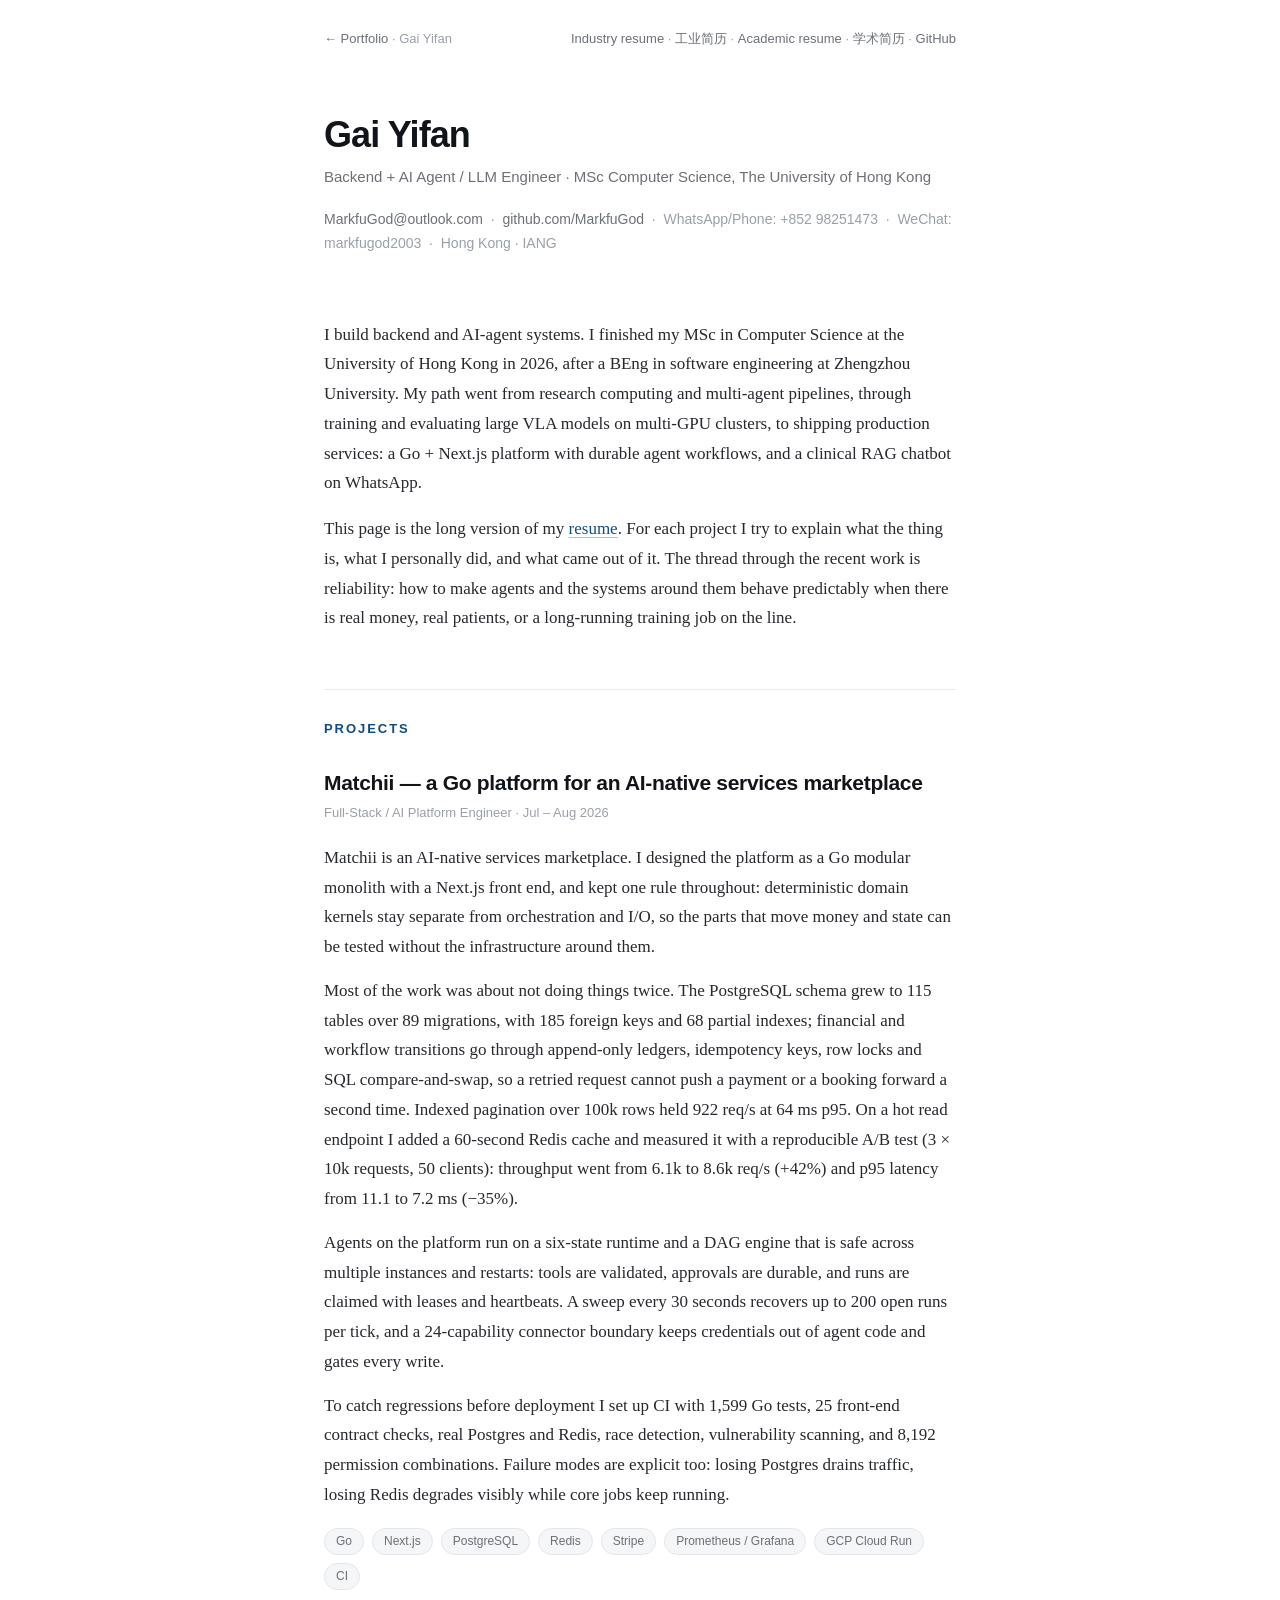
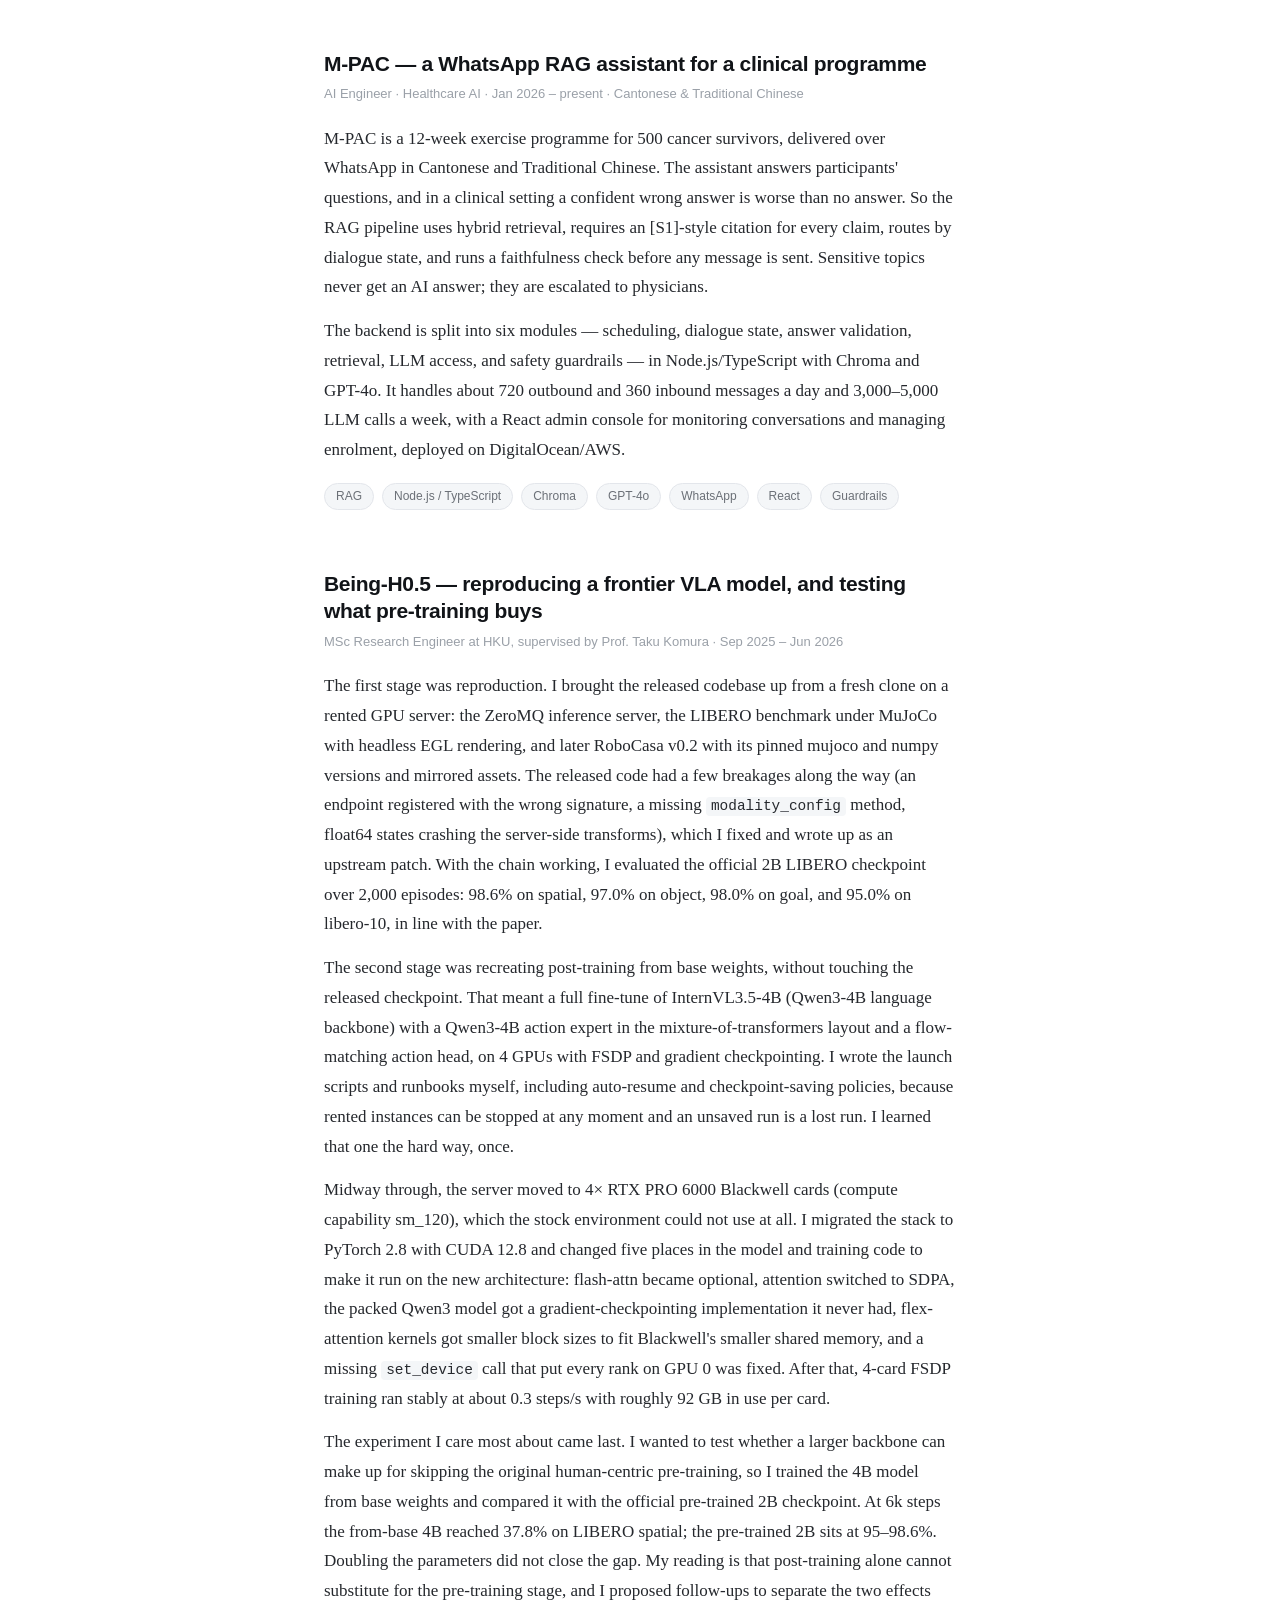
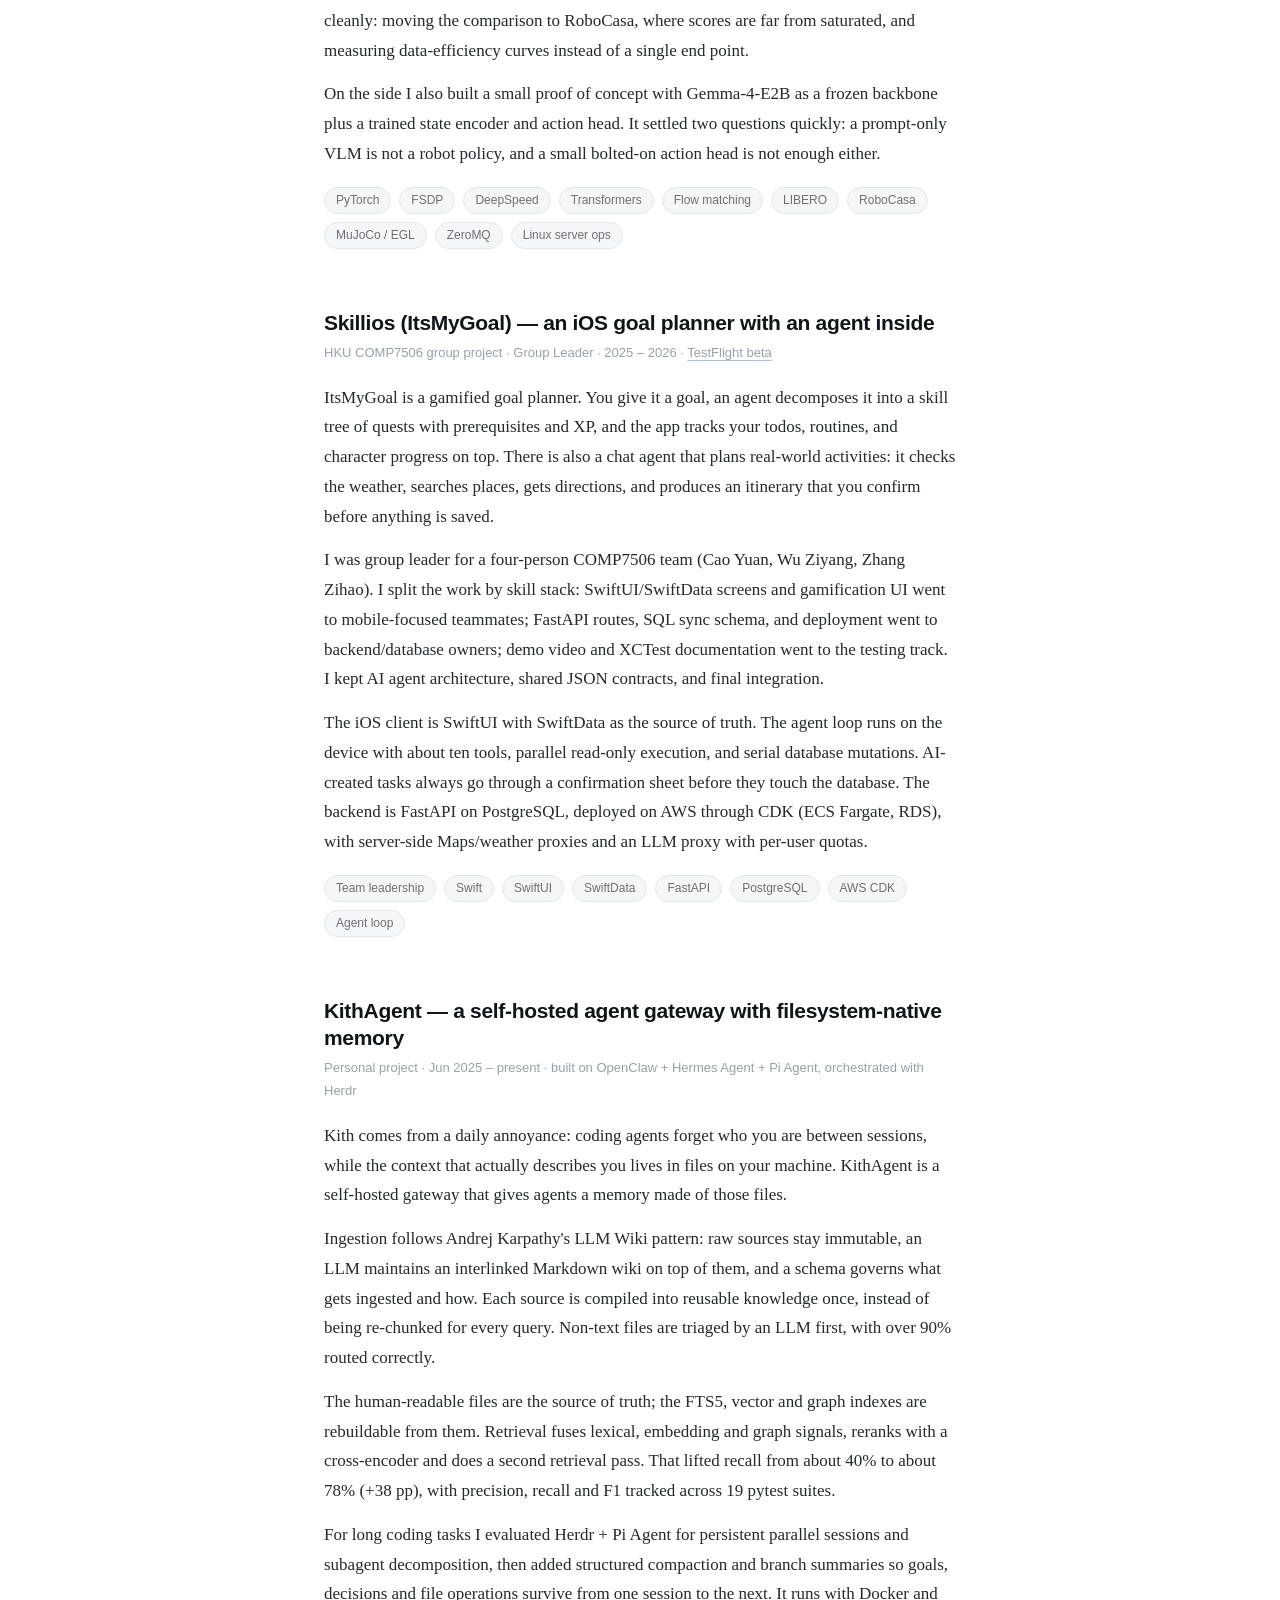
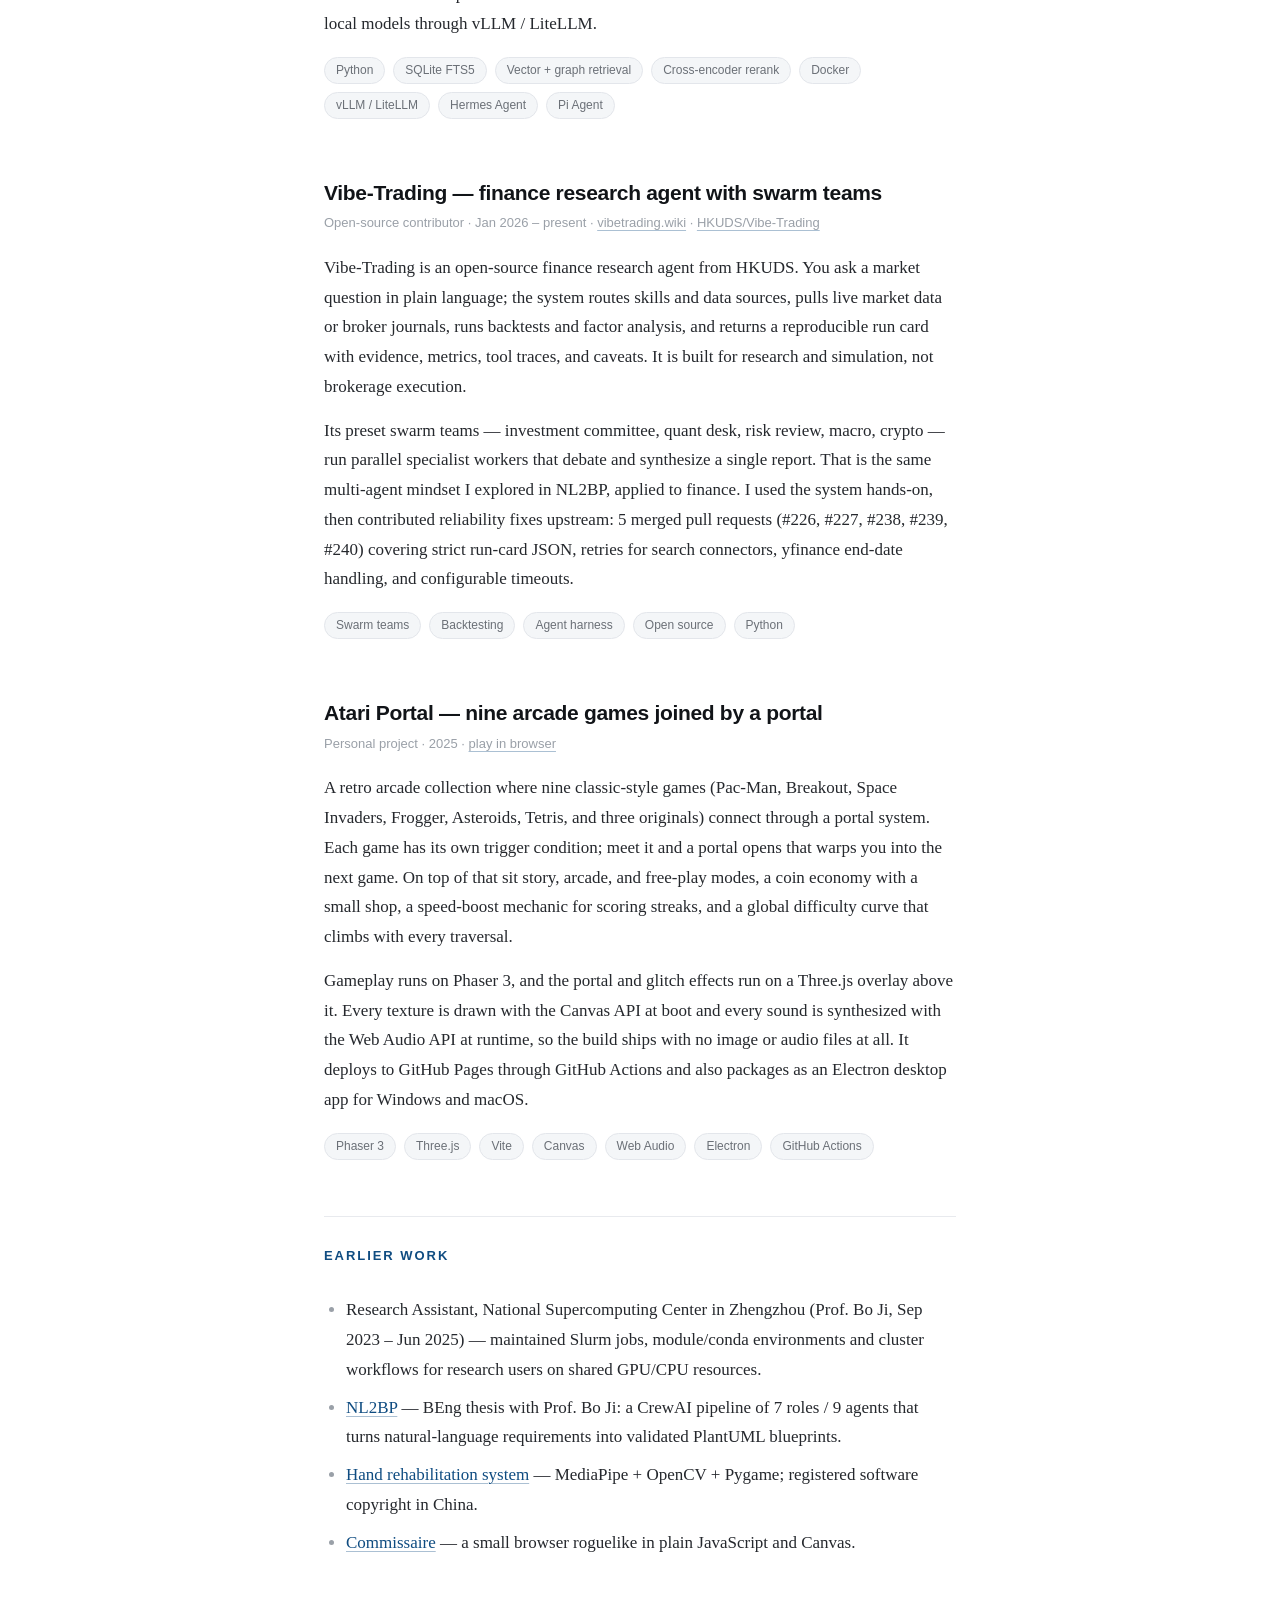
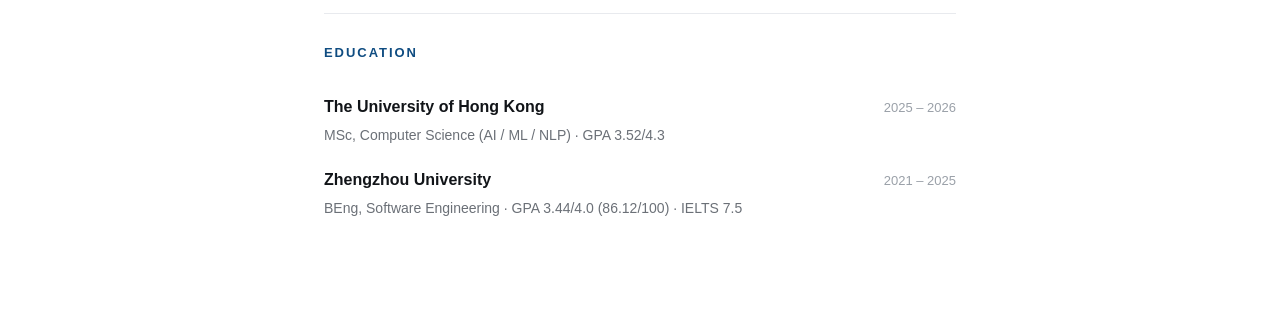
<file: profile.html>
<!DOCTYPE html>
<html lang="en">
<head>
    <meta charset="UTF-8">
    <meta name="viewport" content="width=device-width, initial-scale=1.0">
    <title>Gai Yifan</title>
    <link rel="stylesheet" href="profile.css">
</head>
<body class="profile">
    <nav class="nav">
        <span><a href="index.html">← Portfolio</a> · Gai Yifan</span>
        <span>
            <a href="index_en_industrial.html">Industry resume</a> ·
            <a href="index_zh_industrial.html">工业简历</a> ·
            <a href="index_en.html">Academic resume</a> ·
            <a href="index_zh.html">学术简历</a> ·
            <a href="https://github.com/MarkfuGod" target="_blank">GitHub</a>
        </span>
    </nav>

    <header class="hero">
        <h1>Gai Yifan</h1>
        <p class="tagline">Backend + AI Agent / LLM Engineer · MSc Computer Science, The University of Hong Kong</p>
        <p class="links">
            <a href="mailto:MarkfuGod@outlook.com">MarkfuGod@outlook.com</a>
            &nbsp;·&nbsp; <a href="https://github.com/MarkfuGod" target="_blank">github.com/MarkfuGod</a>
            &nbsp;·&nbsp; WhatsApp/Phone: +852 98251473
            &nbsp;·&nbsp; WeChat: markfugod2003
            &nbsp;·&nbsp; Hong Kong · IANG
        </p>
    </header>

    <section class="intro">
        <p>I build backend and AI-agent systems. I finished my MSc in Computer Science at the University of Hong Kong in 2026, after a BEng in software engineering at Zhengzhou University. My path went from research computing and multi-agent pipelines, through training and evaluating large VLA models on multi-GPU clusters, to shipping production services: a Go + Next.js platform with durable agent workflows, and a clinical RAG chatbot on WhatsApp.</p>
        <p>This page is the long version of my <a href="index_en_industrial.html">resume</a>. For each project I try to explain what the thing is, what I personally did, and what came out of it. The thread through the recent work is reliability: how to make agents and the systems around them behave predictably when there is real money, real patients, or a long-running training job on the line.</p>
    </section>

    <section>
        <h2>Projects</h2>

        <article class="project">
            <h3>Matchii — a Go platform for an AI-native services marketplace</h3>
            <div class="when">Full-Stack / AI Platform Engineer · Jul – Aug 2026</div>
            <p>Matchii is an AI-native services marketplace. I designed the platform as a Go modular monolith with a Next.js front end, and kept one rule throughout: deterministic domain kernels stay separate from orchestration and I/O, so the parts that move money and state can be tested without the infrastructure around them.</p>
            <p>Most of the work was about not doing things twice. The PostgreSQL schema grew to 115 tables over 89 migrations, with 185 foreign keys and 68 partial indexes; financial and workflow transitions go through append-only ledgers, idempotency keys, row locks and SQL compare-and-swap, so a retried request cannot push a payment or a booking forward a second time. Indexed pagination over 100k rows held 922 req/s at 64 ms p95. On a hot read endpoint I added a 60-second Redis cache and measured it with a reproducible A/B test (3 × 10k requests, 50 clients): throughput went from 6.1k to 8.6k req/s (+42%) and p95 latency from 11.1 to 7.2 ms (−35%).</p>
            <p>Agents on the platform run on a six-state runtime and a DAG engine that is safe across multiple instances and restarts: tools are validated, approvals are durable, and runs are claimed with leases and heartbeats. A sweep every 30 seconds recovers up to 200 open runs per tick, and a 24-capability connector boundary keeps credentials out of agent code and gates every write.</p>
            <p>To catch regressions before deployment I set up CI with 1,599 Go tests, 25 front-end contract checks, real Postgres and Redis, race detection, vulnerability scanning, and 8,192 permission combinations. Failure modes are explicit too: losing Postgres drains traffic, losing Redis degrades visibly while core jobs keep running.</p>
            <div class="chips"><span>Go</span><span>Next.js</span><span>PostgreSQL</span><span>Redis</span><span>Stripe</span><span>Prometheus / Grafana</span><span>GCP Cloud Run</span><span>CI</span></div>
        </article>

        <article class="project">
            <h3>M-PAC — a WhatsApp RAG assistant for a clinical programme</h3>
            <div class="when">AI Engineer · Healthcare AI · Jan 2026 – present · Cantonese &amp; Traditional Chinese</div>
            <p>M-PAC is a 12-week exercise programme for 500 cancer survivors, delivered over WhatsApp in Cantonese and Traditional Chinese. The assistant answers participants' questions, and in a clinical setting a confident wrong answer is worse than no answer. So the RAG pipeline uses hybrid retrieval, requires an [S1]-style citation for every claim, routes by dialogue state, and runs a faithfulness check before any message is sent. Sensitive topics never get an AI answer; they are escalated to physicians.</p>
            <p>The backend is split into six modules — scheduling, dialogue state, answer validation, retrieval, LLM access, and safety guardrails — in Node.js/TypeScript with Chroma and GPT-4o. It handles about 720 outbound and 360 inbound messages a day and 3,000–5,000 LLM calls a week, with a React admin console for monitoring conversations and managing enrolment, deployed on DigitalOcean/AWS.</p>
            <div class="chips"><span>RAG</span><span>Node.js / TypeScript</span><span>Chroma</span><span>GPT-4o</span><span>WhatsApp</span><span>React</span><span>Guardrails</span></div>
        </article>

        <article class="project">
            <h3>Being-H0.5 — reproducing a frontier VLA model, and testing what pre-training buys</h3>
            <div class="when">MSc Research Engineer at HKU, supervised by Prof. Taku Komura · Sep 2025 – Jun 2026</div>
            <p>The first stage was reproduction. I brought the released codebase up from a fresh clone on a rented GPU server: the ZeroMQ inference server, the LIBERO benchmark under MuJoCo with headless EGL rendering, and later RoboCasa v0.2 with its pinned mujoco and numpy versions and mirrored assets. The released code had a few breakages along the way (an endpoint registered with the wrong signature, a missing <code>modality_config</code> method, float64 states crashing the server-side transforms), which I fixed and wrote up as an upstream patch. With the chain working, I evaluated the official 2B LIBERO checkpoint over 2,000 episodes: 98.6% on spatial, 97.0% on object, 98.0% on goal, and 95.0% on libero-10, in line with the paper.</p>
            <p>The second stage was recreating post-training from base weights, without touching the released checkpoint. That meant a full fine-tune of InternVL3.5-4B (Qwen3-4B language backbone) with a Qwen3-4B action expert in the mixture-of-transformers layout and a flow-matching action head, on 4 GPUs with FSDP and gradient checkpointing. I wrote the launch scripts and runbooks myself, including auto-resume and checkpoint-saving policies, because rented instances can be stopped at any moment and an unsaved run is a lost run. I learned that one the hard way, once.</p>
            <p>Midway through, the server moved to 4× RTX PRO 6000 Blackwell cards (compute capability sm_120), which the stock environment could not use at all. I migrated the stack to PyTorch 2.8 with CUDA 12.8 and changed five places in the model and training code to make it run on the new architecture: flash-attn became optional, attention switched to SDPA, the packed Qwen3 model got a gradient-checkpointing implementation it never had, flex-attention kernels got smaller block sizes to fit Blackwell's smaller shared memory, and a missing <code>set_device</code> call that put every rank on GPU 0 was fixed. After that, 4-card FSDP training ran stably at about 0.3 steps/s with roughly 92 GB in use per card.</p>
            <p>The experiment I care most about came last. I wanted to test whether a larger backbone can make up for skipping the original human-centric pre-training, so I trained the 4B model from base weights and compared it with the official pre-trained 2B checkpoint. At 6k steps the from-base 4B reached 37.8% on LIBERO spatial; the pre-trained 2B sits at 95–98.6%. Doubling the parameters did not close the gap. My reading is that post-training alone cannot substitute for the pre-training stage, and I proposed follow-ups to separate the two effects cleanly: moving the comparison to RoboCasa, where scores are far from saturated, and measuring data-efficiency curves instead of a single end point.</p>
            <p>On the side I also built a small proof of concept with Gemma-4-E2B as a frozen backbone plus a trained state encoder and action head. It settled two questions quickly: a prompt-only VLM is not a robot policy, and a small bolted-on action head is not enough either.</p>
            <div class="chips"><span>PyTorch</span><span>FSDP</span><span>DeepSpeed</span><span>Transformers</span><span>Flow matching</span><span>LIBERO</span><span>RoboCasa</span><span>MuJoCo / EGL</span><span>ZeroMQ</span><span>Linux server ops</span></div>
        </article>

        <article class="project">
            <h3><a href="https://github.com/MarkfuGod/skillios" target="_blank">Skillios (ItsMyGoal)</a> — an iOS goal planner with an agent inside</h3>
            <div class="when">HKU COMP7506 group project · Group Leader · 2025 – 2026 · <a href="https://testflight.apple.com/join/FVfXajpn" target="_blank">TestFlight beta</a></div>
            <p>ItsMyGoal is a gamified goal planner. You give it a goal, an agent decomposes it into a skill tree of quests with prerequisites and XP, and the app tracks your todos, routines, and character progress on top. There is also a chat agent that plans real-world activities: it checks the weather, searches places, gets directions, and produces an itinerary that you confirm before anything is saved.</p>
            <p>I was group leader for a four-person COMP7506 team (Cao Yuan, Wu Ziyang, Zhang Zihao). I split the work by skill stack: SwiftUI/SwiftData screens and gamification UI went to mobile-focused teammates; FastAPI routes, SQL sync schema, and deployment went to backend/database owners; demo video and XCTest documentation went to the testing track. I kept AI agent architecture, shared JSON contracts, and final integration.</p>
            <p>The iOS client is SwiftUI with SwiftData as the source of truth. The agent loop runs on the device with about ten tools, parallel read-only execution, and serial database mutations. AI-created tasks always go through a confirmation sheet before they touch the database. The backend is FastAPI on PostgreSQL, deployed on AWS through CDK (ECS Fargate, RDS), with server-side Maps/weather proxies and an LLM proxy with per-user quotas.</p>
            <div class="chips"><span>Team leadership</span><span>Swift</span><span>SwiftUI</span><span>SwiftData</span><span>FastAPI</span><span>PostgreSQL</span><span>AWS CDK</span><span>Agent loop</span></div>
        </article>

        <article class="project">
            <h3><a href="https://github.com/MarkfuGod/KithAgent" target="_blank">KithAgent</a> — a self-hosted agent gateway with filesystem-native memory</h3>
            <div class="when">Personal project · Jun 2025 – present · built on OpenClaw + Hermes Agent + Pi Agent, orchestrated with Herdr</div>
            <p>Kith comes from a daily annoyance: coding agents forget who you are between sessions, while the context that actually describes you lives in files on your machine. KithAgent is a self-hosted gateway that gives agents a memory made of those files.</p>
            <p>Ingestion follows Andrej Karpathy's LLM Wiki pattern: raw sources stay immutable, an LLM maintains an interlinked Markdown wiki on top of them, and a schema governs what gets ingested and how. Each source is compiled into reusable knowledge once, instead of being re-chunked for every query. Non-text files are triaged by an LLM first, with over 90% routed correctly.</p>
            <p>The human-readable files are the source of truth; the FTS5, vector and graph indexes are rebuildable from them. Retrieval fuses lexical, embedding and graph signals, reranks with a cross-encoder and does a second retrieval pass. That lifted recall from about 40% to about 78% (+38 pp), with precision, recall and F1 tracked across 19 pytest suites.</p>
            <p>For long coding tasks I evaluated Herdr + Pi Agent for persistent parallel sessions and subagent decomposition, then added structured compaction and branch summaries so goals, decisions and file operations survive from one session to the next. It runs with Docker and local models through vLLM / LiteLLM.</p>
            <div class="chips"><span>Python</span><span>SQLite FTS5</span><span>Vector + graph retrieval</span><span>Cross-encoder rerank</span><span>Docker</span><span>vLLM / LiteLLM</span><span>Hermes Agent</span><span>Pi Agent</span></div>
        </article>

        <article class="project">
            <h3><a href="Vibe-Trading-Project-Highlight_en.html">Vibe-Trading</a> — finance research agent with swarm teams</h3>
            <div class="when">Open-source contributor · Jan 2026 – present · <a href="https://vibetrading.wiki/home/" target="_blank">vibetrading.wiki</a> · <a href="https://github.com/HKUDS/Vibe-Trading" target="_blank">HKUDS/Vibe-Trading</a></div>
            <p>Vibe-Trading is an open-source finance research agent from HKUDS. You ask a market question in plain language; the system routes skills and data sources, pulls live market data or broker journals, runs backtests and factor analysis, and returns a reproducible run card with evidence, metrics, tool traces, and caveats. It is built for research and simulation, not brokerage execution.</p>
            <p>Its preset swarm teams — investment committee, quant desk, risk review, macro, crypto — run parallel specialist workers that debate and synthesize a single report. That is the same multi-agent mindset I explored in NL2BP, applied to finance. I used the system hands-on, then contributed reliability fixes upstream: 5 merged pull requests (#226, #227, #238, #239, #240) covering strict run-card JSON, retries for search connectors, yfinance end-date handling, and configurable timeouts.</p>
            <div class="chips"><span>Swarm teams</span><span>Backtesting</span><span>Agent harness</span><span>Open source</span><span>Python</span></div>
        </article>

        <article class="project">
            <h3><a href="https://github.com/MarkfuGod/atari-portal" target="_blank">Atari Portal</a> — nine arcade games joined by a portal</h3>
            <div class="when">Personal project · 2025 · <a href="https://markfugod.github.io/atari-portal/" target="_blank">play in browser</a></div>
            <p>A retro arcade collection where nine classic-style games (Pac-Man, Breakout, Space Invaders, Frogger, Asteroids, Tetris, and three originals) connect through a portal system. Each game has its own trigger condition; meet it and a portal opens that warps you into the next game. On top of that sit story, arcade, and free-play modes, a coin economy with a small shop, a speed-boost mechanic for scoring streaks, and a global difficulty curve that climbs with every traversal.</p>
            <p>Gameplay runs on Phaser 3, and the portal and glitch effects run on a Three.js overlay above it. Every texture is drawn with the Canvas API at boot and every sound is synthesized with the Web Audio API at runtime, so the build ships with no image or audio files at all. It deploys to GitHub Pages through GitHub Actions and also packages as an Electron desktop app for Windows and macOS.</p>
            <div class="chips"><span>Phaser 3</span><span>Three.js</span><span>Vite</span><span>Canvas</span><span>Web Audio</span><span>Electron</span><span>GitHub Actions</span></div>
        </article>
    </section>

    <section>
        <h2>Earlier work</h2>
        <ul>
            <li>Research Assistant, National Supercomputing Center in Zhengzhou (Prof. Bo Ji, Sep 2023 – Jun 2025) — maintained Slurm jobs, module/conda environments and cluster workflows for research users on shared GPU/CPU resources.</li>
            <li><a href="NL2BP-Project-Highlight_en.html">NL2BP</a> — BEng thesis with Prof. Bo Ji: a CrewAI pipeline of 7 roles / 9 agents that turns natural-language requirements into validated PlantUML blueprints.</li>
            <li><a href="https://github.com/MarkfuGod/Hand-Recovery-And-Fatigue-Relief-Using-Mediapipe" target="_blank">Hand rehabilitation system</a> — MediaPipe + OpenCV + Pygame; registered software copyright in China.</li>
            <li><a href="https://github.com/MarkfuGod/Commissaire" target="_blank">Commissaire</a> — a small browser roguelike in plain JavaScript and Canvas.</li>
        </ul>
    </section>

    <section>
        <h2>Education</h2>
        <div class="item">
            <div class="head">
                <span class="title">The University of Hong Kong</span>
                <span class="date">2025 – 2026</span>
            </div>
            <div class="sub">MSc, Computer Science (AI / ML / NLP) · GPA 3.52/4.3</div>
        </div>
        <div class="item">
            <div class="head">
                <span class="title">Zhengzhou University</span>
                <span class="date">2021 – 2025</span>
            </div>
            <div class="sub">BEng, Software Engineering · GPA 3.44/4.0 (86.12/100) · IELTS 7.5</div>
        </div>
    </section>
</body>
</html>
</file>
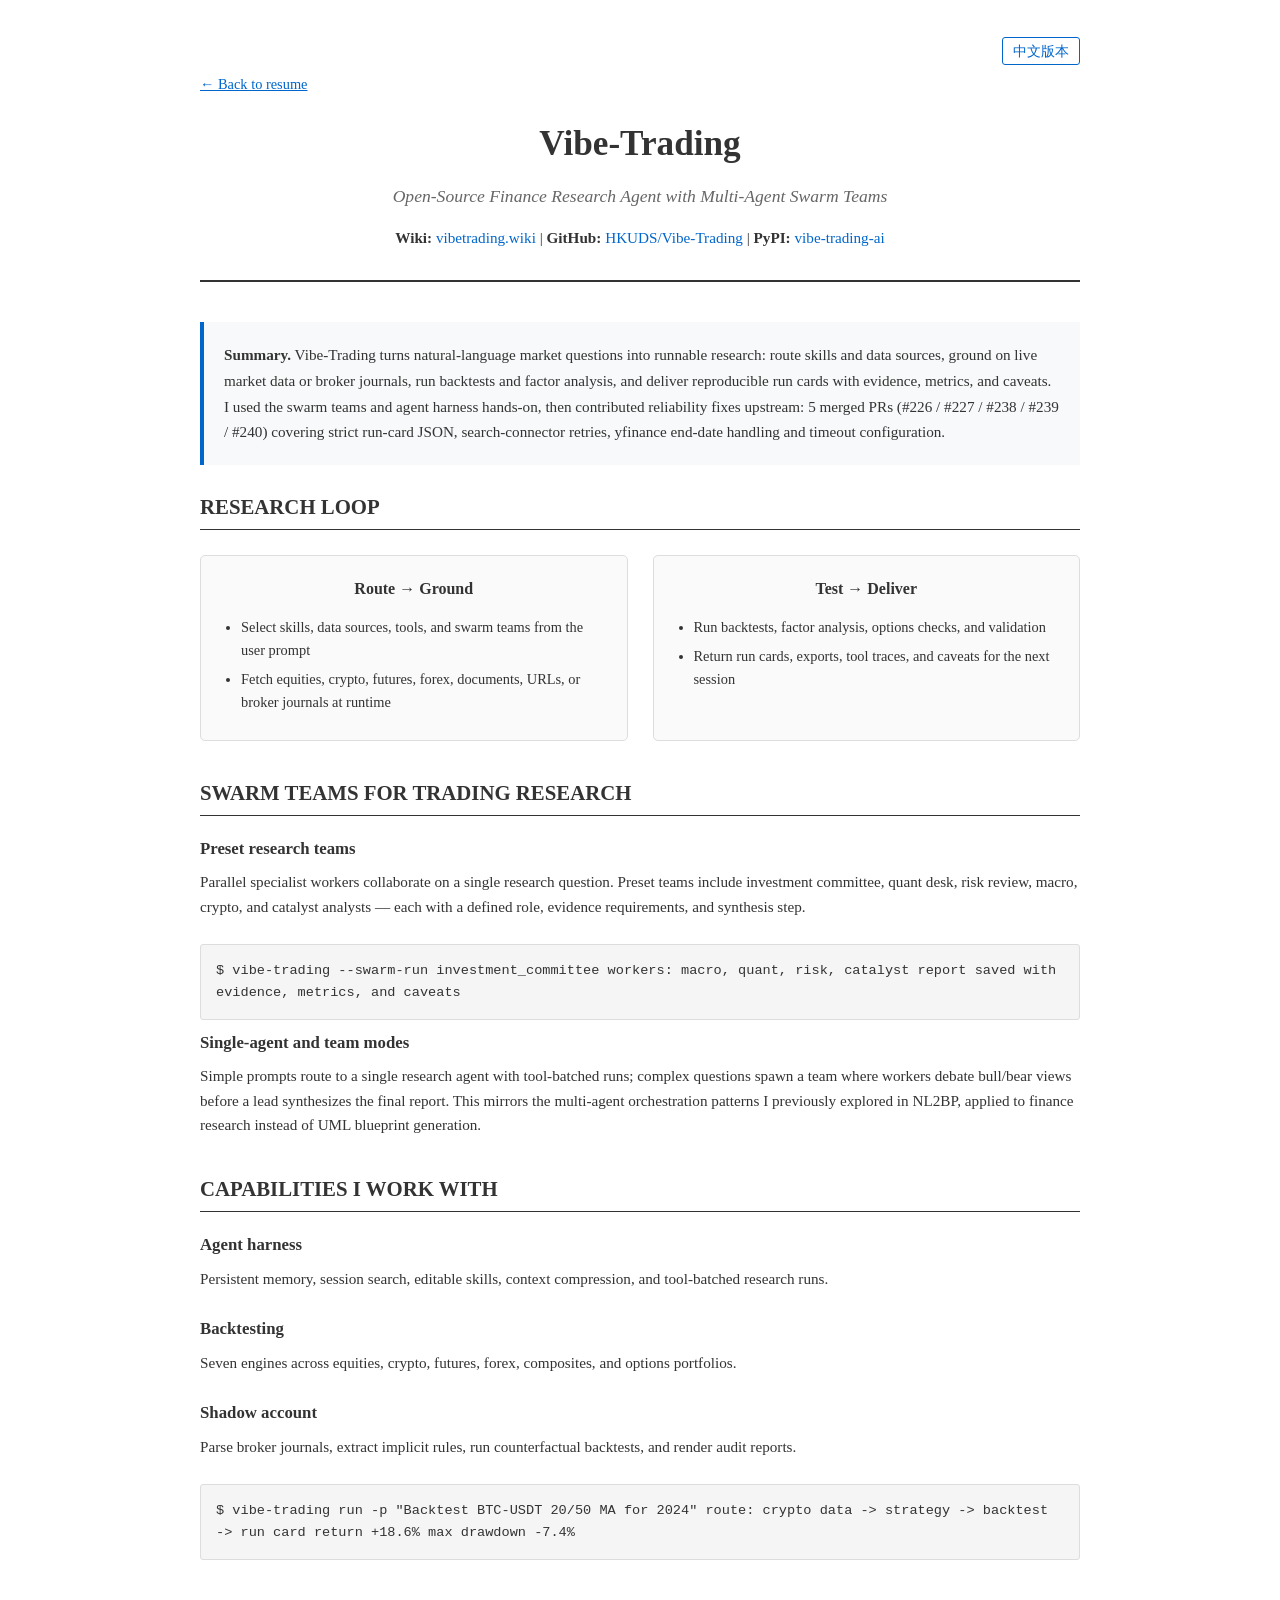
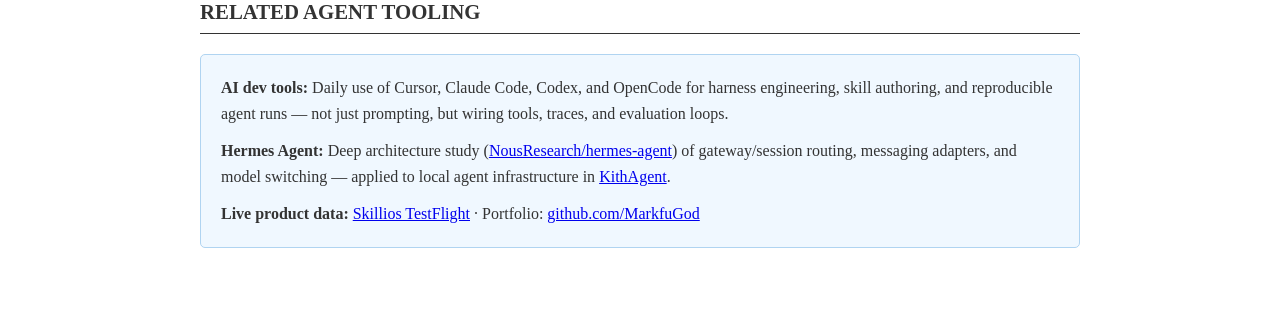
<file: Vibe-Trading-Project-Highlight.html>
<!DOCTYPE html>
<html lang="en">
<head>
    <meta charset="UTF-8">
    <meta http-equiv="refresh" content="0; url=Vibe-Trading-Project-Highlight_en.html">
    <title>Vibe-Trading Project Highlight</title>
</head>
<body>
    <p>Redirecting to <a href="Vibe-Trading-Project-Highlight_en.html">English version</a>…</p>
</body>
</html>
</file>
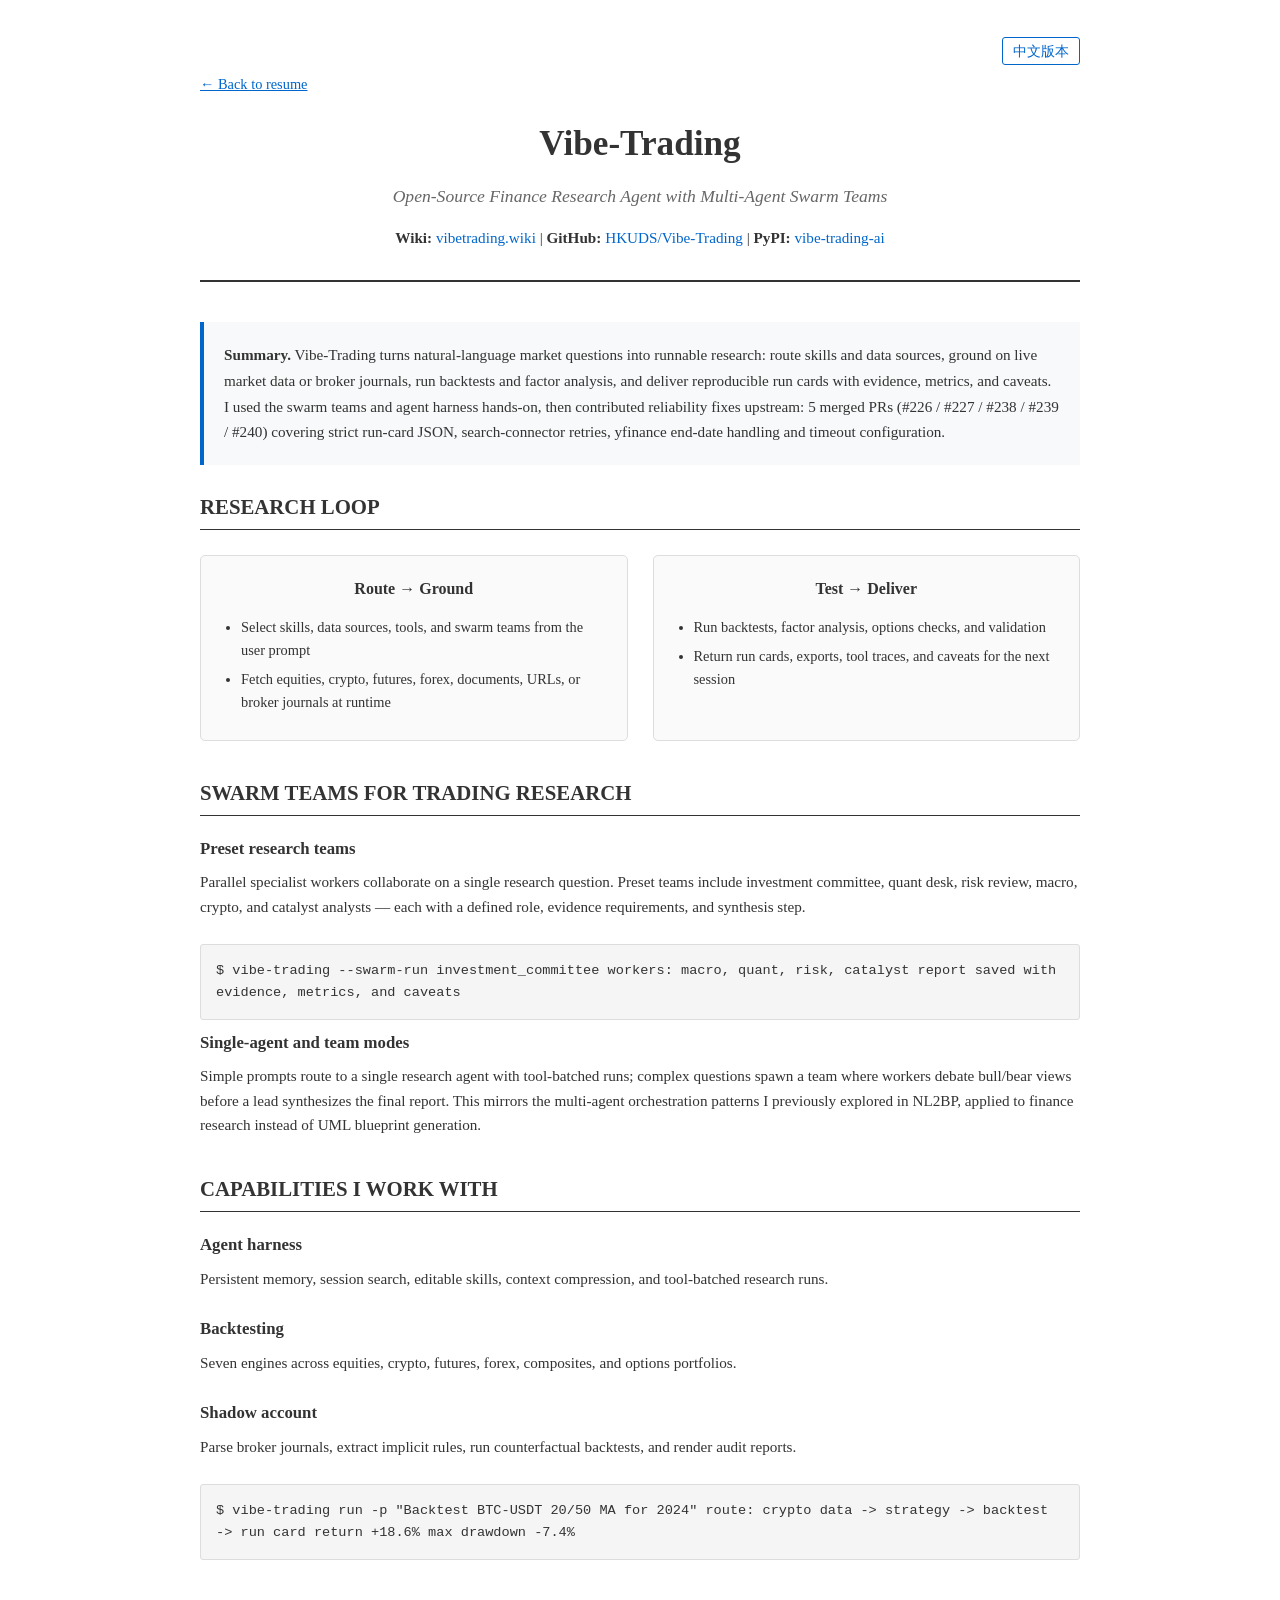
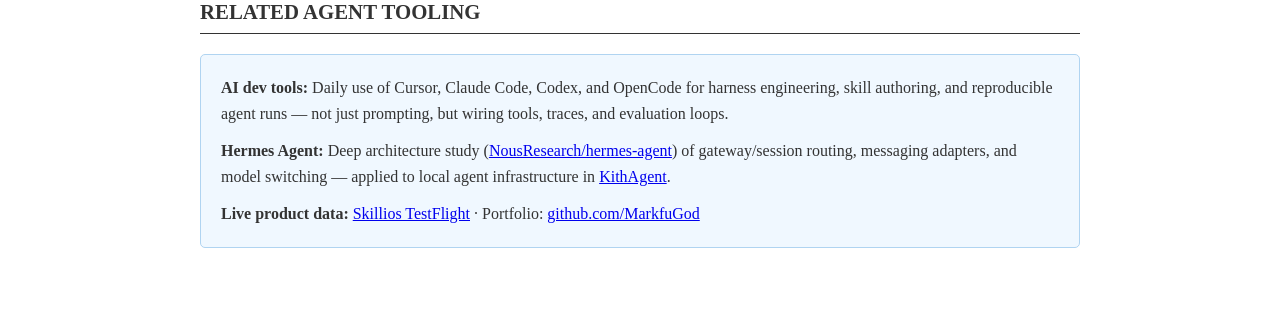
<file: Vibe-Trading-Project-Highlight_en.html>
<!DOCTYPE html>
<html lang="en">
<head>
    <meta charset="UTF-8">
    <meta name="viewport" content="width=device-width, initial-scale=1.0">
    <title>Vibe-Trading: Finance Research Agent with Swarm Teams</title>
    <style>
        * { margin: 0; padding: 0; box-sizing: border-box; }
        body {
            font-family: 'Times New Roman', serif;
            line-height: 1.6;
            color: #333;
            background-color: #fff;
            max-width: 1000px;
            margin: 0 auto;
            padding: 40px 60px;
        }
        .language-switch { text-align: right; margin-bottom: 10px; font-size: 0.9rem; }
        .language-switch a {
            color: #0066cc; text-decoration: none; padding: 5px 10px;
            border: 1px solid #0066cc; border-radius: 3px;
        }
        .language-switch a:hover { background-color: #0066cc; color: white; }
        .header {
            text-align: center; margin-bottom: 40px;
            border-bottom: 2px solid #333; padding-bottom: 20px;
        }
        .project-name { font-size: 2.2rem; font-weight: bold; margin-bottom: 10px; }
        .project-subtitle { font-size: 1.1rem; font-style: italic; margin-bottom: 15px; color: #666; }
        .project-links { font-size: 0.95rem; margin-bottom: 10px; }
        .project-links a { color: #0066cc; text-decoration: none; }
        .project-links a:hover { text-decoration: underline; }
        .section { margin-bottom: 35px; }
        .section-title {
            font-size: 1.3rem; font-weight: bold; text-transform: uppercase;
            border-bottom: 1px solid #333; margin-bottom: 20px; padding-bottom: 5px;
        }
        .abstract {
            background-color: #f8f9fa; border-left: 4px solid #0066cc;
            padding: 20px; margin: 25px 0; font-size: 0.95rem; line-height: 1.7;
        }
        .feature-item { margin-bottom: 25px; }
        .feature-title { font-weight: bold; font-size: 1.05rem; margin-bottom: 8px; }
        .feature-description { font-size: 0.95rem; line-height: 1.6; }
        .workflow-comparison {
            display: grid; grid-template-columns: 1fr 1fr; gap: 25px; margin: 25px 0;
        }
        .workflow-card {
            border: 1px solid #ddd; padding: 20px; border-radius: 5px; background-color: #fafafa;
        }
        .workflow-title { font-weight: bold; font-size: 1rem; margin-bottom: 15px; text-align: center; }
        .workflow-features { font-size: 0.9rem; margin-left: 20px; }
        .workflow-features li { margin-bottom: 6px; }
        .code-block {
            background-color: #f5f5f5; border: 1px solid #ddd; padding: 15px;
            margin: 10px 0; border-radius: 3px; font-family: 'Courier New', monospace;
            font-size: 0.85rem; overflow-x: auto;
        }
        .highlight-box {
            background-color: #f0f8ff; border: 1px solid #b0d4f1;
            padding: 20px; margin: 20px 0; border-radius: 5px;
        }
        .nav-back { margin-bottom: 20px; font-size: 0.9rem; }
        .nav-back a { color: #0066cc; }
        @media (max-width: 768px) {
            body { padding: 20px 30px; }
            .workflow-comparison { grid-template-columns: 1fr; }
        }
    </style>
</head>
<body>
    <div class="language-switch">
        <a href="Vibe-Trading-Project-Highlight_zh.html">中文版本</a>
    </div>
    <div class="nav-back"><a href="index_en_industrial.html">← Back to resume</a></div>

    <div class="header">
        <h1 class="project-name">Vibe-Trading</h1>
        <div class="project-subtitle">Open-Source Finance Research Agent with Multi-Agent Swarm Teams</div>
        <div class="project-links">
            <strong>Wiki:</strong> <a href="https://vibetrading.wiki/home/" target="_blank">vibetrading.wiki</a> |
            <strong>GitHub:</strong> <a href="https://github.com/HKUDS/Vibe-Trading" target="_blank">HKUDS/Vibe-Trading</a> |
            <strong>PyPI:</strong> <a href="https://pypi.org/project/vibe-trading-ai/" target="_blank">vibe-trading-ai</a>
        </div>
    </div>

    <div class="abstract">
        <strong>Summary.</strong> Vibe-Trading turns natural-language market questions into runnable research: route skills and data sources, ground on live market data or broker journals, run backtests and factor analysis, and deliver reproducible run cards with evidence, metrics, and caveats. I used the swarm teams and agent harness hands-on, then contributed reliability fixes upstream: 5 merged PRs (#226 / #227 / #238 / #239 / #240) covering strict run-card JSON, search-connector retries, yfinance end-date handling and timeout configuration.
    </div>

    <div class="section">
        <h2 class="section-title">Research Loop</h2>
        <div class="workflow-comparison">
            <div class="workflow-card">
                <div class="workflow-title">Route → Ground</div>
                <ul class="workflow-features">
                    <li>Select skills, data sources, tools, and swarm teams from the user prompt</li>
                    <li>Fetch equities, crypto, futures, forex, documents, URLs, or broker journals at runtime</li>
                </ul>
            </div>
            <div class="workflow-card">
                <div class="workflow-title">Test → Deliver</div>
                <ul class="workflow-features">
                    <li>Run backtests, factor analysis, options checks, and validation</li>
                    <li>Return run cards, exports, tool traces, and caveats for the next session</li>
                </ul>
            </div>
        </div>
    </div>

    <div class="section">
        <h2 class="section-title">Swarm Teams for Trading Research</h2>
        <div class="feature-item">
            <div class="feature-title">Preset research teams</div>
            <div class="feature-description">
                Parallel specialist workers collaborate on a single research question. Preset teams include investment committee, quant desk, risk review, macro, crypto, and catalyst analysts — each with a defined role, evidence requirements, and synthesis step.
            </div>
        </div>
        <div class="code-block">$ vibe-trading --swarm-run investment_committee
workers: macro, quant, risk, catalyst
report saved with evidence, metrics, and caveats</div>
        <div class="feature-item">
            <div class="feature-title">Single-agent and team modes</div>
            <div class="feature-description">
                Simple prompts route to a single research agent with tool-batched runs; complex questions spawn a team where workers debate bull/bear views before a lead synthesizes the final report. This mirrors the multi-agent orchestration patterns I previously explored in NL2BP, applied to finance research instead of UML blueprint generation.
            </div>
        </div>
    </div>

    <div class="section">
        <h2 class="section-title">Capabilities I Work With</h2>
        <div class="feature-item">
            <div class="feature-title">Agent harness</div>
            <div class="feature-description">Persistent memory, session search, editable skills, context compression, and tool-batched research runs.</div>
        </div>
        <div class="feature-item">
            <div class="feature-title">Backtesting</div>
            <div class="feature-description">Seven engines across equities, crypto, futures, forex, composites, and options portfolios.</div>
        </div>
        <div class="feature-item">
            <div class="feature-title">Shadow account</div>
            <div class="feature-description">Parse broker journals, extract implicit rules, run counterfactual backtests, and render audit reports.</div>
        </div>
        <div class="code-block">$ vibe-trading run -p "Backtest BTC-USDT 20/50 MA for 2024"
route: crypto data -> strategy -> backtest -> run card
return +18.6%  max drawdown -7.4%</div>
    </div>

    <div class="section">
        <h2 class="section-title">Related Agent Tooling</h2>
        <div class="highlight-box">
            <p><strong>AI dev tools:</strong> Daily use of Cursor, Claude Code, Codex, and OpenCode for harness engineering, skill authoring, and reproducible agent runs — not just prompting, but wiring tools, traces, and evaluation loops.</p>
            <p style="margin-top: 12px;"><strong>Hermes Agent:</strong> Deep architecture study (<a href="https://github.com/NousResearch/hermes-agent" target="_blank">NousResearch/hermes-agent</a>) of gateway/session routing, messaging adapters, and model switching — applied to local agent infrastructure in <a href="https://github.com/MarkfuGod/KithAgent" target="_blank">KithAgent</a>.</p>
            <p style="margin-top: 12px;"><strong>Live product data:</strong> <a href="https://testflight.apple.com/join/FVfXajpn" target="_blank">Skillios TestFlight</a> · Portfolio: <a href="https://github.com/MarkfuGod" target="_blank">github.com/MarkfuGod</a></p>
        </div>
    </div>
</body>
</html>
</file>
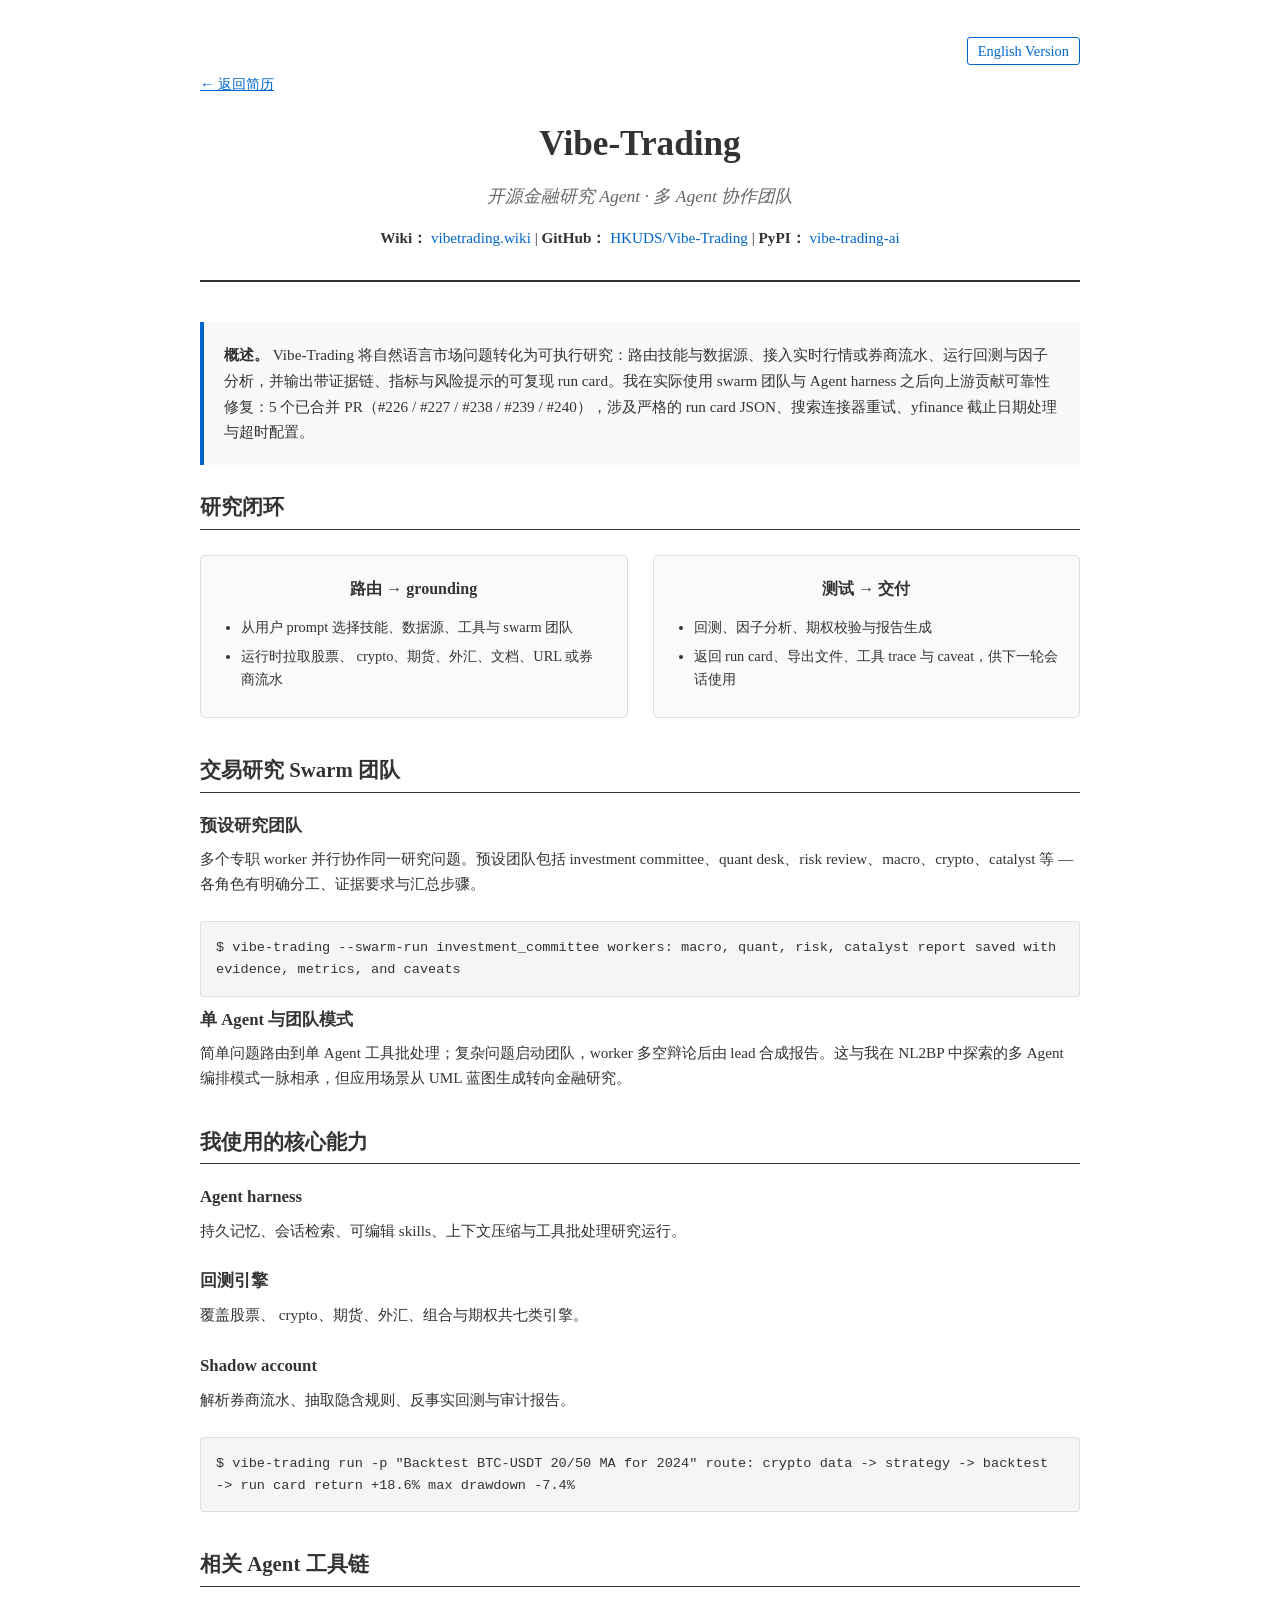
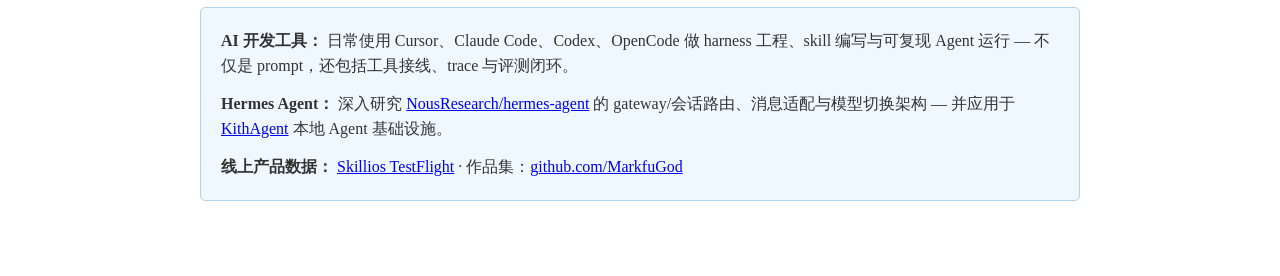
<file: Vibe-Trading-Project-Highlight_zh.html>
<!DOCTYPE html>
<html lang="zh-CN">
<head>
    <meta charset="UTF-8">
    <meta name="viewport" content="width=device-width, initial-scale=1.0">
    <title>Vibe-Trading：金融研究 Agent 与多 Agent 协作团队</title>
    <style>
        * { margin: 0; padding: 0; box-sizing: border-box; }
        body {
            font-family: 'Times New Roman', 'Songti SC', serif;
            line-height: 1.6;
            color: #333;
            background-color: #fff;
            max-width: 1000px;
            margin: 0 auto;
            padding: 40px 60px;
        }
        .language-switch { text-align: right; margin-bottom: 10px; font-size: 0.9rem; }
        .language-switch a {
            color: #0066cc; text-decoration: none; padding: 5px 10px;
            border: 1px solid #0066cc; border-radius: 3px;
        }
        .language-switch a:hover { background-color: #0066cc; color: white; }
        .header {
            text-align: center; margin-bottom: 40px;
            border-bottom: 2px solid #333; padding-bottom: 20px;
        }
        .project-name { font-size: 2.2rem; font-weight: bold; margin-bottom: 10px; }
        .project-subtitle { font-size: 1.1rem; font-style: italic; margin-bottom: 15px; color: #666; }
        .project-links { font-size: 0.95rem; margin-bottom: 10px; }
        .project-links a { color: #0066cc; text-decoration: none; }
        .project-links a:hover { text-decoration: underline; }
        .section { margin-bottom: 35px; }
        .section-title {
            font-size: 1.3rem; font-weight: bold;
            border-bottom: 1px solid #333; margin-bottom: 20px; padding-bottom: 5px;
        }
        .abstract {
            background-color: #f8f9fa; border-left: 4px solid #0066cc;
            padding: 20px; margin: 25px 0; font-size: 0.95rem; line-height: 1.7;
        }
        .feature-item { margin-bottom: 25px; }
        .feature-title { font-weight: bold; font-size: 1.05rem; margin-bottom: 8px; }
        .feature-description { font-size: 0.95rem; line-height: 1.6; }
        .workflow-comparison {
            display: grid; grid-template-columns: 1fr 1fr; gap: 25px; margin: 25px 0;
        }
        .workflow-card {
            border: 1px solid #ddd; padding: 20px; border-radius: 5px; background-color: #fafafa;
        }
        .workflow-title { font-weight: bold; font-size: 1rem; margin-bottom: 15px; text-align: center; }
        .workflow-features { font-size: 0.9rem; margin-left: 20px; }
        .workflow-features li { margin-bottom: 6px; }
        .code-block {
            background-color: #f5f5f5; border: 1px solid #ddd; padding: 15px;
            margin: 10px 0; border-radius: 3px; font-family: 'Courier New', monospace;
            font-size: 0.85rem; overflow-x: auto;
        }
        .highlight-box {
            background-color: #f0f8ff; border: 1px solid #b0d4f1;
            padding: 20px; margin: 20px 0; border-radius: 5px;
        }
        .nav-back { margin-bottom: 20px; font-size: 0.9rem; }
        .nav-back a { color: #0066cc; }
        @media (max-width: 768px) {
            body { padding: 20px 30px; }
            .workflow-comparison { grid-template-columns: 1fr; }
        }
    </style>
</head>
<body>
    <div class="language-switch">
        <a href="Vibe-Trading-Project-Highlight_en.html">English Version</a>
    </div>
    <div class="nav-back"><a href="index_zh_industrial.html">← 返回简历</a></div>

    <div class="header">
        <h1 class="project-name">Vibe-Trading</h1>
        <div class="project-subtitle">开源金融研究 Agent · 多 Agent 协作团队</div>
        <div class="project-links">
            <strong>Wiki：</strong> <a href="https://vibetrading.wiki/home/" target="_blank">vibetrading.wiki</a> |
            <strong>GitHub：</strong> <a href="https://github.com/HKUDS/Vibe-Trading" target="_blank">HKUDS/Vibe-Trading</a> |
            <strong>PyPI：</strong> <a href="https://pypi.org/project/vibe-trading-ai/" target="_blank">vibe-trading-ai</a>
        </div>
    </div>

    <div class="abstract">
        <strong>概述。</strong> Vibe-Trading 将自然语言市场问题转化为可执行研究：路由技能与数据源、接入实时行情或券商流水、运行回测与因子分析，并输出带证据链、指标与风险提示的可复现 run card。我在实际使用 swarm 团队与 Agent harness 之后向上游贡献可靠性修复：5 个已合并 PR（#226 / #227 / #238 / #239 / #240），涉及严格的 run card JSON、搜索连接器重试、yfinance 截止日期处理与超时配置。
    </div>

    <div class="section">
        <h2 class="section-title">研究闭环</h2>
        <div class="workflow-comparison">
            <div class="workflow-card">
                <div class="workflow-title">路由 →  grounding</div>
                <ul class="workflow-features">
                    <li>从用户 prompt 选择技能、数据源、工具与 swarm 团队</li>
                    <li>运行时拉取股票、 crypto、期货、外汇、文档、URL 或券商流水</li>
                </ul>
            </div>
            <div class="workflow-card">
                <div class="workflow-title">测试 → 交付</div>
                <ul class="workflow-features">
                    <li>回测、因子分析、期权校验与报告生成</li>
                    <li>返回 run card、导出文件、工具 trace 与 caveat，供下一轮会话使用</li>
                </ul>
            </div>
        </div>
    </div>

    <div class="section">
        <h2 class="section-title">交易研究 Swarm 团队</h2>
        <div class="feature-item">
            <div class="feature-title">预设研究团队</div>
            <div class="feature-description">
                多个专职 worker 并行协作同一研究问题。预设团队包括 investment committee、quant desk、risk review、macro、crypto、catalyst 等 — 各角色有明确分工、证据要求与汇总步骤。
            </div>
        </div>
        <div class="code-block">$ vibe-trading --swarm-run investment_committee
workers: macro, quant, risk, catalyst
report saved with evidence, metrics, and caveats</div>
        <div class="feature-item">
            <div class="feature-title">单 Agent 与团队模式</div>
            <div class="feature-description">
                简单问题路由到单 Agent 工具批处理；复杂问题启动团队，worker 多空辩论后由 lead 合成报告。这与我在 NL2BP 中探索的多 Agent 编排模式一脉相承，但应用场景从 UML 蓝图生成转向金融研究。
            </div>
        </div>
    </div>

    <div class="section">
        <h2 class="section-title">我使用的核心能力</h2>
        <div class="feature-item">
            <div class="feature-title">Agent harness</div>
            <div class="feature-description">持久记忆、会话检索、可编辑 skills、上下文压缩与工具批处理研究运行。</div>
        </div>
        <div class="feature-item">
            <div class="feature-title">回测引擎</div>
            <div class="feature-description">覆盖股票、 crypto、期货、外汇、组合与期权共七类引擎。</div>
        </div>
        <div class="feature-item">
            <div class="feature-title">Shadow account</div>
            <div class="feature-description">解析券商流水、抽取隐含规则、反事实回测与审计报告。</div>
        </div>
        <div class="code-block">$ vibe-trading run -p "Backtest BTC-USDT 20/50 MA for 2024"
route: crypto data -> strategy -> backtest -> run card
return +18.6%  max drawdown -7.4%</div>
    </div>

    <div class="section">
        <h2 class="section-title">相关 Agent 工具链</h2>
        <div class="highlight-box">
            <p><strong>AI 开发工具：</strong> 日常使用 Cursor、Claude Code、Codex、OpenCode 做 harness 工程、skill 编写与可复现 Agent 运行 — 不仅是 prompt，还包括工具接线、trace 与评测闭环。</p>
            <p style="margin-top: 12px;"><strong>Hermes Agent：</strong> 深入研究 <a href="https://github.com/NousResearch/hermes-agent" target="_blank">NousResearch/hermes-agent</a> 的 gateway/会话路由、消息适配与模型切换架构 — 并应用于 <a href="https://github.com/MarkfuGod/KithAgent" target="_blank">KithAgent</a> 本地 Agent 基础设施。</p>
            <p style="margin-top: 12px;"><strong>线上产品数据：</strong> <a href="https://testflight.apple.com/join/FVfXajpn" target="_blank">Skillios TestFlight</a> · 作品集：<a href="https://github.com/MarkfuGod" target="_blank">github.com/MarkfuGod</a></p>
        </div>
    </div>
</body>
</html>
</file>
<file: assets/site.css>
/* Portfolio homepage. One column, ink on paper, one accent. */
:root {
    --bg: #f7f6f2;
    --paper: #fbfaf7;
    --ink: #1b1d21;
    --text: #33363b;
    --muted: #6b6f76;
    --rule: #dcdad4;
    --accent: #1d5fa0;
    --warm: #b4532a;
    --serif: Charter, "Iowan Old Style", "Source Serif 4", Georgia, "Songti SC", serif;
    --sans: -apple-system, BlinkMacSystemFont, "Segoe UI", "Helvetica Neue", Arial, "PingFang SC", "Microsoft YaHei", sans-serif;
    --mono: "SF Mono", Menlo, Consolas, monospace;
}
@media (prefers-color-scheme: dark) {
    :root:not([data-theme="light"]) {
        --bg: #151618; --paper: #1b1c1f; --ink: #ecebe7; --text: #cfcdc8; --muted: #8e9096; --rule: #2e3034; --accent: #7fb0e3; --warm: #e0926b;
    }
}
:root[data-theme="dark"] {
    --bg: #151618; --paper: #1b1c1f; --ink: #ecebe7; --text: #cfcdc8; --muted: #8e9096; --rule: #2e3034; --accent: #7fb0e3; --warm: #e0926b;
}

* { box-sizing: border-box; margin: 0; padding: 0; }
html { scroll-padding-top: 24px; }
body { background: var(--bg); color: var(--text); font: 16.5px/1.65 var(--sans); -webkit-font-smoothing: antialiased; }
a { color: var(--accent); text-decoration: underline; text-decoration-thickness: 1px; text-underline-offset: 3px; text-decoration-color: color-mix(in srgb, var(--accent) 40%, transparent); }
a:hover { text-decoration-color: var(--accent); }
button { font: inherit; color: inherit; background: none; border: none; cursor: pointer; }
.wrap { max-width: 760px; margin: 0 auto; padding: 0 24px; }

/* header */
.top { display: flex; align-items: baseline; justify-content: space-between; padding-top: 28px; padding-bottom: 28px; font-size: 14.5px; }
.top .name { color: var(--ink); text-decoration: none; font-weight: 600; }
.top nav { display: flex; gap: 20px; align-items: baseline; }
.top nav a { color: var(--muted); text-decoration: none; }
.top nav a:hover { color: var(--ink); }
.top nav button { color: var(--muted); font-size: 14.5px; }
.top nav button:hover { color: var(--ink); }

/* intro */
.intro { padding: 48px 0 8px; }
.intro h1 { font-family: var(--serif); font-weight: 600; font-size: 44px; line-height: 1.1; color: var(--ink); letter-spacing: -.01em; }
.intro .role { color: var(--muted); margin: 8px 0 28px; font-size: 17px; }
.intro p { max-width: 620px; margin-bottom: 14px; }
.intro .links { display: flex; flex-wrap: wrap; gap: 6px 22px; margin-top: 22px; font-size: 15.5px; }

/* sections */
main > section { padding-top: 64px; }
h2 { font-family: var(--serif); font-weight: 600; font-size: 24px; color: var(--ink); padding-bottom: 10px; border-bottom: 1px solid var(--rule); margin-bottom: 8px; }
.sec-head { display: flex; justify-content: space-between; align-items: baseline; gap: 16px; flex-wrap: wrap; border-bottom: 1px solid var(--rule); margin-bottom: 8px; }
.sec-head h2 { border: none; margin: 0; }
.filters { display: flex; gap: 14px; flex-wrap: wrap; font-size: 14px; padding-bottom: 10px; }
.filters button { color: var(--muted); padding: 0 0 2px; border-bottom: 1px solid transparent; }
.filters button[aria-pressed="true"] { color: var(--ink); border-bottom-color: var(--ink); }

/* work */
.work { list-style: none; }
.job { display: grid; grid-template-columns: 150px 1fr; gap: 4px 20px; padding: 18px 0; border-bottom: 1px solid var(--rule); }
.job:last-child { border-bottom: none; }
.job .when { color: var(--muted); font-size: 14px; font-variant-numeric: tabular-nums; padding-top: 2px; }
.job .what b { color: var(--ink); font-weight: 600; }
.job .org { color: var(--muted); }
.job .hook { margin-top: 4px; }
.job details { margin-top: 6px; font-size: 15px; }
.job summary { color: var(--accent); cursor: pointer; font-size: 14px; list-style: none; width: fit-content; }
.job summary::-webkit-details-marker { display: none; }
.job summary::before { content: "+ "; }
.job details[open] summary::before { content: "− "; }
.job ul { margin: 8px 0 0 18px; }
.job li { margin-bottom: 5px; }

/* projects */
.projects { list-style: none; }
.proj { border-bottom: 1px solid var(--rule); }
.proj.hide { display: none; }
.proj button { display: grid; grid-template-columns: 220px 1fr; gap: 22px; width: 100%; padding: 22px 0; text-align: left; align-items: start; }
.proj img { width: 100%; height: auto; aspect-ratio: 16 / 9; object-fit: cover; object-position: top left; border: 1px solid var(--rule); border-radius: 3px; display: block; background: #f4f2ed; }
.proj .meta { font-size: 13.5px; color: var(--muted); }
.proj .t { font-family: var(--serif); font-size: 21px; font-weight: 600; color: var(--ink); line-height: 1.25; margin: 2px 0 6px; }
.proj button:hover .t { color: var(--accent); }
.proj .l { font-size: 15.5px; }
.proj .n { font-size: 14px; color: var(--muted); margin-top: 6px; }
.proj .n::before { content: ""; display: inline-block; width: 14px; height: 1px; background: var(--muted); vertical-align: middle; margin-right: 8px; }

/* skills */
.skills { display: grid; grid-template-columns: 150px 1fr; gap: 10px 20px; padding-top: 12px; font-size: 15.5px; }
.skills dt { color: var(--muted); font-size: 14px; padding-top: 1px; }
.more { list-style: none; padding-top: 10px; display: grid; gap: 6px; }

.foot { display: flex; justify-content: space-between; flex-wrap: wrap; gap: 8px; padding-top: 72px; padding-bottom: 40px; font-size: 13.5px; color: var(--muted); }

/* case study */
dialog { border: 1px solid var(--rule); border-radius: 6px; padding: 0; width: min(820px, calc(100vw - 32px)); max-height: calc(100vh - 48px); background: var(--paper); color: var(--text); margin: auto; }
dialog::backdrop { background: rgba(20, 20, 22, .45); }
.m-in { padding: 30px 34px 32px; }
.m-close { float: right; font-size: 14px; color: var(--muted); border-bottom: 1px solid var(--rule); }
.m-close:hover { color: var(--ink); }
.m-meta { font-size: 13.5px; color: var(--muted); }
dialog h3 { font-family: var(--serif); font-size: 30px; font-weight: 600; color: var(--ink); line-height: 1.2; margin: 4px 0 10px; }
.m-sum { font-size: 16.5px; max-width: 660px; }
.m-viz { margin: 26px 0; }
.m-cols { display: grid; grid-template-columns: repeat(3, 1fr); gap: 24px; border-top: 1px solid var(--rule); padding-top: 18px; }
.m-cols h5 { font-size: 13px; font-weight: 600; color: var(--ink); margin-bottom: 4px; }
.m-cols p { font-size: 15px; }
.m-tags { margin-top: 22px; font-size: 14px; color: var(--muted); }
.m-links { margin-top: 10px; display: flex; flex-wrap: wrap; gap: 6px 20px; font-size: 15px; }

/* figures inside the case study */
.fig-cap { font-size: 13.5px; color: var(--muted); margin-top: 8px; }
.cover-big { width: 100%; border: 1px solid var(--rule); border-radius: 3px; display: block; }
.bars { display: grid; gap: 8px; margin-top: 22px; }
.bars h6 { font-size: 13.5px; font-weight: 600; color: var(--ink); margin-top: 6px; }
.bar { display: grid; grid-template-columns: 150px 1fr 64px; align-items: center; gap: 12px; font-size: 14px; }
.bar .lbl { color: var(--muted); }
.bar .track { height: 10px; border-bottom: 1px solid var(--rule); }
.bar .fill { height: 100%; width: 0; background: var(--muted); opacity: .55; transition: width .7s ease-out; }
.bar .fill.hi { background: var(--accent); opacity: 1; }
.bar .val { font-variant-numeric: tabular-nums; color: var(--ink); text-align: right; }
.arch { display: grid; gap: 10px; }
.layer { display: grid; grid-template-columns: 90px 1fr; gap: 12px; align-items: baseline; }
.layer > span { font-size: 13px; color: var(--muted); }
.nodes, .flow { display: flex; flex-wrap: wrap; gap: 6px 8px; align-items: baseline; }
.node { border: 1px solid var(--rule); border-radius: 3px; padding: 4px 10px; font-size: 14.5px; color: var(--ink); background: var(--paper); }
.node:hover { border-color: var(--ink); }
.node[aria-pressed="true"] { border-color: var(--accent); color: var(--accent); box-shadow: inset 0 -2px 0 var(--accent); }
.flow .arrow { color: var(--muted); }
.detail { margin-top: 14px; padding-left: 14px; border-left: 2px solid var(--accent); font-size: 15px; min-height: 48px; }
.detail b { color: var(--ink); font-weight: 600; }
.viz-hint { font-size: 13.5px; color: var(--muted); margin-bottom: 10px; }
.gallery .main img { width: 100%; display: block; border: 1px solid var(--rule); border-radius: 3px; }
.gallery .thumbs { display: flex; gap: 8px; margin-top: 10px; overflow-x: auto; }
.gallery .thumbs button { flex: 0 0 104px; opacity: .55; }
.gallery .thumbs button[aria-pressed="true"] { opacity: 1; }
.gallery .thumbs img { width: 104px; height: 58px; object-fit: cover; object-position: top left; display: block; border: 1px solid var(--rule); border-radius: 2px; }
.embed { aspect-ratio: 5 / 3; border: 1px solid var(--rule); border-radius: 3px; overflow: hidden; background: #0b0c0e; display: grid; place-items: center; }
.embed iframe { width: 100%; height: 100%; border: 0; }
.embed button { color: #e9e7e2; border: 1px solid #6b6f76; padding: 10px 22px; font-size: 15px; border-radius: 3px; }
.embed button:hover { border-color: #e9e7e2; }

@media (max-width: 640px) {
    .wrap { padding: 0 16px; }
    .top nav a { display: none; }
    .intro { padding-top: 24px; }
    .intro h1 { font-size: 36px; }
    .job, .skills { grid-template-columns: 1fr; }
    .skills dt { padding-top: 8px; }
    .proj button { grid-template-columns: 1fr; gap: 12px; }
    .m-in { padding: 22px 18px; }
    .m-cols { grid-template-columns: 1fr; gap: 14px; }
    .bar { grid-template-columns: 100px 1fr 56px; }
    .layer { grid-template-columns: 1fr; gap: 4px; }
}
@media (prefers-reduced-motion: reduce) { * { transition: none !important; } }
</file>
<file: neurips.css>
/* CV stylesheet — serif body (academic), sans structure + accent geometry (industrial).
   Shared by profile (body.profile) and resume (body.resume) pages. Print-friendly. */
:root {
    --ink: #14171c;
    --text: #2a2e35;
    --muted: #5b6169;
    --faint: #989fa8;
    --accent: #0f4c81;
    --rule: #e3e6eb;
    --chip-bg: #f3f5f8;
    --chip-bd: #dde2e8;
    --sans: -apple-system, BlinkMacSystemFont, "Segoe UI", "Helvetica Neue",
        Arial, "PingFang SC", "Hiragino Sans GB", "Microsoft YaHei", sans-serif;
    --serif: "Source Serif 4", "Source Serif Pro", Charter, "Bitstream Charter",
        Georgia, "Times New Roman", "Songti SC", SimSun, serif;
    --mono: "SF Mono", Menlo, Consolas, "Courier New", monospace;
}

* { margin: 0; padding: 0; box-sizing: border-box; }

body {
    font-family: var(--serif);
    color: var(--text);
    background: #fff;
    margin: 0 auto;
    text-rendering: optimizeLegibility;
}

body.profile {
    max-width: 750px;
    font-size: 15px;
    line-height: 1.62;
    padding: 28px 28px 90px;
}

body.resume {
    max-width: 810px;
    font-size: 14px;
    line-height: 1.5;
    padding: 28px 28px 90px;
}

a { color: var(--accent); text-decoration: none; }
a:hover { text-decoration: underline; }

code { font-family: var(--mono); font-size: 0.86em; }
strong { color: var(--ink); }

/* ---- top navigation ---- */
.nav {
    font-family: var(--sans);
    font-size: 12px;
    color: var(--faint);
    display: flex;
    justify-content: space-between;
    gap: 1em;
    margin-bottom: 26px;
}
.nav a { color: var(--muted); }

/* ---- masthead ---- */
.masthead {
    border-top: 6px solid var(--accent);
    border-bottom: 1px solid var(--rule);
    padding: 22px 0 18px;
    margin-bottom: 10px;
    display: flex;
    justify-content: space-between;
    align-items: flex-end;
    gap: 24px;
    print-color-adjust: exact;
    -webkit-print-color-adjust: exact;
}
.masthead h1 {
    font-family: var(--sans);
    font-size: 27px;
    font-weight: 800;
    letter-spacing: -0.02em;
    line-height: 1.05;
    color: var(--ink);
}
.masthead .tagline {
    font-family: var(--sans);
    font-size: 12.5px;
    color: var(--muted);
    margin-top: 7px;
}
.masthead .contact {
    font-family: var(--sans);
    font-size: 11.5px;
    line-height: 1.75;
    text-align: right;
    color: var(--muted);
    white-space: nowrap;
    flex-shrink: 0;
}
.masthead .contact a { color: inherit; }

/* ---- sections ---- */
section { margin: 26px 0; }
section:last-child { margin-bottom: 0; }

section > h2 {
    font-family: var(--sans);
    font-size: 11.5px;
    font-weight: 700;
    letter-spacing: 0.15em;
    text-transform: uppercase;
    color: var(--ink);
    display: flex;
    align-items: center;
    gap: 9px;
    margin-bottom: 14px;
}
section > h2::before {
    content: "";
    width: 17px;
    height: 9px;
    background: var(--accent);
    flex-shrink: 0;
    print-color-adjust: exact;
    -webkit-print-color-adjust: exact;
}

p { margin-bottom: 9px; }
p:last-child { margin-bottom: 0; }

.intro p { margin-bottom: 10px; }

/* ---- resume items ---- */
.item { margin-bottom: 18px; }
.item:last-child { margin-bottom: 0; }

.head {
    display: flex;
    justify-content: space-between;
    align-items: baseline;
    gap: 16px;
}
.head .title {
    font-family: var(--sans);
    font-size: 13.5px;
    font-weight: 700;
    color: var(--ink);
}
.head .title a { color: inherit; }
.head .date {
    font-family: var(--sans);
    font-size: 11px;
    color: var(--faint);
    white-space: nowrap;
    font-variant-numeric: tabular-nums;
}
.sub {
    font-family: var(--sans);
    font-size: 11.5px;
    color: var(--muted);
    margin-top: 2px;
}

ul {
    list-style: square;
    margin: 6px 0 0 19px;
    padding: 0;
}
li { margin-bottom: 4px; }
li::marker { color: var(--accent); }
li:last-child { margin-bottom: 0; }

/* ---- skills grid ---- */
.skill-grid {
    display: grid;
    grid-template-columns: 150px 1fr;
    column-gap: 20px;
    row-gap: 8px;
}
.skill-grid .k {
    font-family: var(--sans);
    font-size: 12px;
    font-weight: 700;
    color: var(--ink);
    padding-top: 1px;
}

/* ---- profile page projects ---- */
.project {
    border-top: 1px solid var(--rule);
    padding: 18px 0 4px;
    margin-bottom: 14px;
}
section > .project:first-of-type { border-top: none; padding-top: 4px; }
.project h3 {
    font-family: var(--sans);
    font-size: 16.5px;
    font-weight: 750;
    letter-spacing: -0.01em;
    color: var(--ink);
    margin-bottom: 3px;
}
.project h3 a { color: inherit; }
.project .when {
    font-family: var(--sans);
    font-size: 11.5px;
    color: var(--faint);
    margin-bottom: 11px;
}
.project ul { margin-bottom: 9px; }

/* ---- stack chips ---- */
.chips {
    display: flex;
    flex-wrap: wrap;
    gap: 6px;
    margin-top: 12px;
}
.chips span {
    font-family: var(--sans);
    font-size: 10.5px;
    line-height: 1;
    padding: 4px 9px 5px;
    border: 1px solid var(--chip-bd);
    background: var(--chip-bg);
    border-radius: 999px;
    color: var(--muted);
    white-space: nowrap;
    print-color-adjust: exact;
    -webkit-print-color-adjust: exact;
}

/* ---- responsive ---- */
@media (max-width: 640px) {
    body.profile, body.resume { padding: 20px 18px 70px; }
    .masthead { flex-direction: column; align-items: flex-start; gap: 10px; }
    .masthead .contact { text-align: left; white-space: normal; }
    .head { flex-direction: column; gap: 1px; }
    .skill-grid { grid-template-columns: 1fr; row-gap: 2px; }
    .skill-grid .k { margin-top: 10px; }
}

/* ---- print ---- */
@media print {
    @page { margin: 12mm 14mm; }
    .nav { display: none; }
    body.profile, body.resume {
        max-width: 100%;
        padding: 0;
        font-size: 10pt;
        line-height: 1.5;
    }
    .masthead { border-top-width: 4pt; padding-top: 14pt; }
    .masthead h1 { font-size: 19pt; }
    a { color: inherit; }
    .item, .project { break-inside: avoid; page-break-inside: avoid; }
    section > h2 { break-after: avoid; }
    .masthead { break-after: avoid; }
}
</file>
<file: profile.css>
/* Profile page stylesheet — built for on-screen reading, blog-like rhythm.
   The resume pages keep their own print-oriented stylesheet (neurips.css). */
:root {
    --ink: #111418;
    --text: #25282d;
    --muted: #6b7077;
    --faint: #9aa0a8;
    --accent: #0f4c81;
    --rule: #e8eaee;
    --chip-bg: #f4f6f8;
    --chip-bd: #e3e6eb;
    --selection: #dce8f4;
    --sans: -apple-system, BlinkMacSystemFont, "Segoe UI", "Helvetica Neue",
        Arial, "PingFang SC", "Hiragino Sans GB", "Microsoft YaHei", sans-serif;
    --serif: Charter, "Bitstream Charter", "Source Serif 4", "Source Serif Pro",
        Georgia, "Times New Roman", "Songti SC", SimSun, serif;
    --mono: "SF Mono", Menlo, Consolas, "Courier New", monospace;
}

* { margin: 0; padding: 0; box-sizing: border-box; }

html { scroll-behavior: smooth; }

body {
    font-family: var(--serif);
    font-size: 17px;
    line-height: 1.75;
    color: var(--text);
    background: #fff;
    max-width: 680px;
    margin: 0 auto;
    padding: 28px 24px 110px;
    text-rendering: optimizeLegibility;
    -webkit-font-smoothing: antialiased;
}

::selection { background: var(--selection); }

a {
    color: var(--accent);
    text-decoration: underline;
    text-decoration-thickness: 1px;
    text-decoration-color: rgba(15, 76, 129, 0.35);
    text-underline-offset: 3px;
}
a:hover { text-decoration-color: currentColor; }

code {
    font-family: var(--mono);
    font-size: 0.85em;
    background: var(--chip-bg);
    border-radius: 4px;
    padding: 1px 5px 2px;
}

strong { color: var(--ink); }

/* ---- top navigation ---- */
.nav {
    font-family: var(--sans);
    font-size: 13px;
    color: var(--faint);
    display: flex;
    justify-content: space-between;
    gap: 1em;
    margin-bottom: 64px;
}
.nav a {
    color: var(--muted);
    text-decoration: none;
}
.nav a:hover { color: var(--accent); }

/* ---- hero ---- */
.hero { margin-bottom: 64px; }
.hero h1 {
    font-family: var(--sans);
    font-size: 36px;
    font-weight: 800;
    letter-spacing: -0.025em;
    line-height: 1.1;
    color: var(--ink);
    margin-bottom: 10px;
}
.hero .tagline {
    font-family: var(--sans);
    font-size: 15px;
    color: var(--muted);
    margin-bottom: 16px;
}
.hero .links {
    font-family: var(--sans);
    font-size: 14px;
    color: var(--faint);
}
.hero .links a {
    color: var(--muted);
    text-decoration: none;
}
.hero .links a:hover { color: var(--accent); }

/* ---- sections ---- */
section { margin-top: 56px; }

section > h2 {
    font-family: var(--sans);
    font-size: 13px;
    font-weight: 700;
    letter-spacing: 0.15em;
    text-transform: uppercase;
    color: var(--accent);
    border-top: 1px solid var(--rule);
    padding-top: 28px;
    margin-bottom: 28px;
}

p { margin-bottom: 16px; }
p:last-child { margin-bottom: 0; }

/* ---- projects ---- */
.project { margin-bottom: 60px; }
.project:last-child { margin-bottom: 0; }

.project h3 {
    font-family: var(--sans);
    font-size: 21px;
    font-weight: 750;
    letter-spacing: -0.015em;
    line-height: 1.3;
    color: var(--ink);
    margin-bottom: 6px;
}
.project h3 a {
    color: inherit;
    text-decoration: none;
}
.project h3 a:hover { color: var(--accent); }

.project .when {
    font-family: var(--sans);
    font-size: 13px;
    color: var(--faint);
    margin-bottom: 18px;
}
.project .when a { color: inherit; }
.project p { margin-bottom: 14px; }

ul {
    margin: 0 0 16px 22px;
    padding: 0;
}
li { margin-bottom: 8px; }
li::marker { color: var(--faint); }
li:last-child { margin-bottom: 0; }

/* ---- stack chips ---- */
.chips {
    display: flex;
    flex-wrap: wrap;
    gap: 8px;
    margin-top: 18px;
}
.chips span {
    font-family: var(--sans);
    font-size: 12px;
    line-height: 1;
    padding: 6px 11px 7px;
    border: 1px solid var(--chip-bd);
    background: var(--chip-bg);
    border-radius: 999px;
    color: var(--muted);
    white-space: nowrap;
}

/* ---- education / list items ---- */
.item { margin-bottom: 18px; }
.item:last-child { margin-bottom: 0; }

.head {
    display: flex;
    justify-content: space-between;
    align-items: baseline;
    gap: 16px;
}
.head .title {
    font-family: var(--sans);
    font-size: 16px;
    font-weight: 700;
    color: var(--ink);
}
.head .date {
    font-family: var(--sans);
    font-size: 13px;
    color: var(--faint);
    white-space: nowrap;
    font-variant-numeric: tabular-nums;
}
.sub {
    font-family: var(--sans);
    font-size: 14px;
    color: var(--muted);
    margin-top: 2px;
}

/* ---- responsive ---- */
@media (max-width: 560px) {
    body { padding: 20px 20px 90px; }
    .nav { margin-bottom: 44px; }
    .hero { margin-bottom: 48px; }
    .hero h1 { font-size: 30px; }
    section { margin-top: 44px; }
    .project { margin-bottom: 48px; }
    .head { flex-direction: column; gap: 1px; }
}

/* ---- print ---- */
@media print {
    @page { margin: 14mm 16mm; }
    .nav { display: none; }
    body {
        max-width: 100%;
        padding: 0;
        font-size: 10.5pt;
        line-height: 1.6;
    }
    a { color: inherit; }
    .project { break-inside: avoid-page; }
    section > h2 { break-after: avoid; }
    .chips span {
        print-color-adjust: exact;
        -webkit-print-color-adjust: exact;
    }
}
</file>
